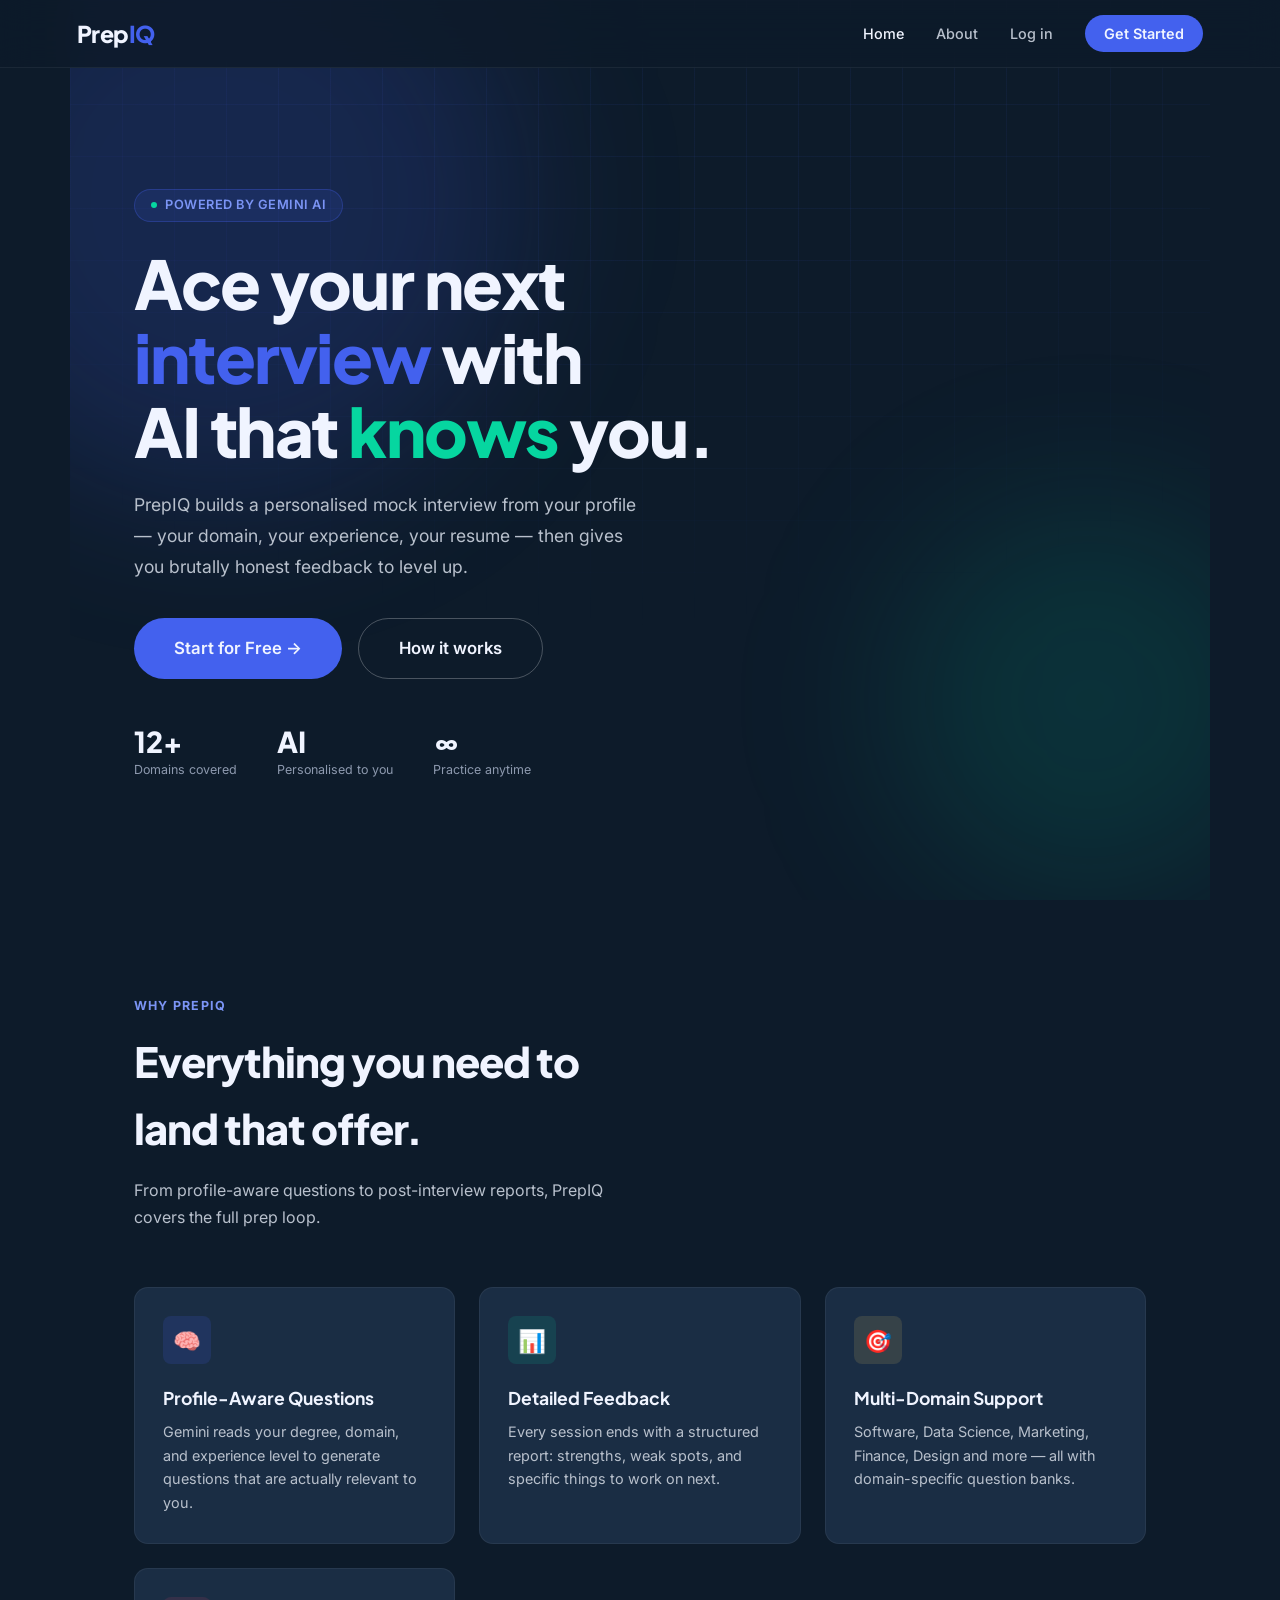
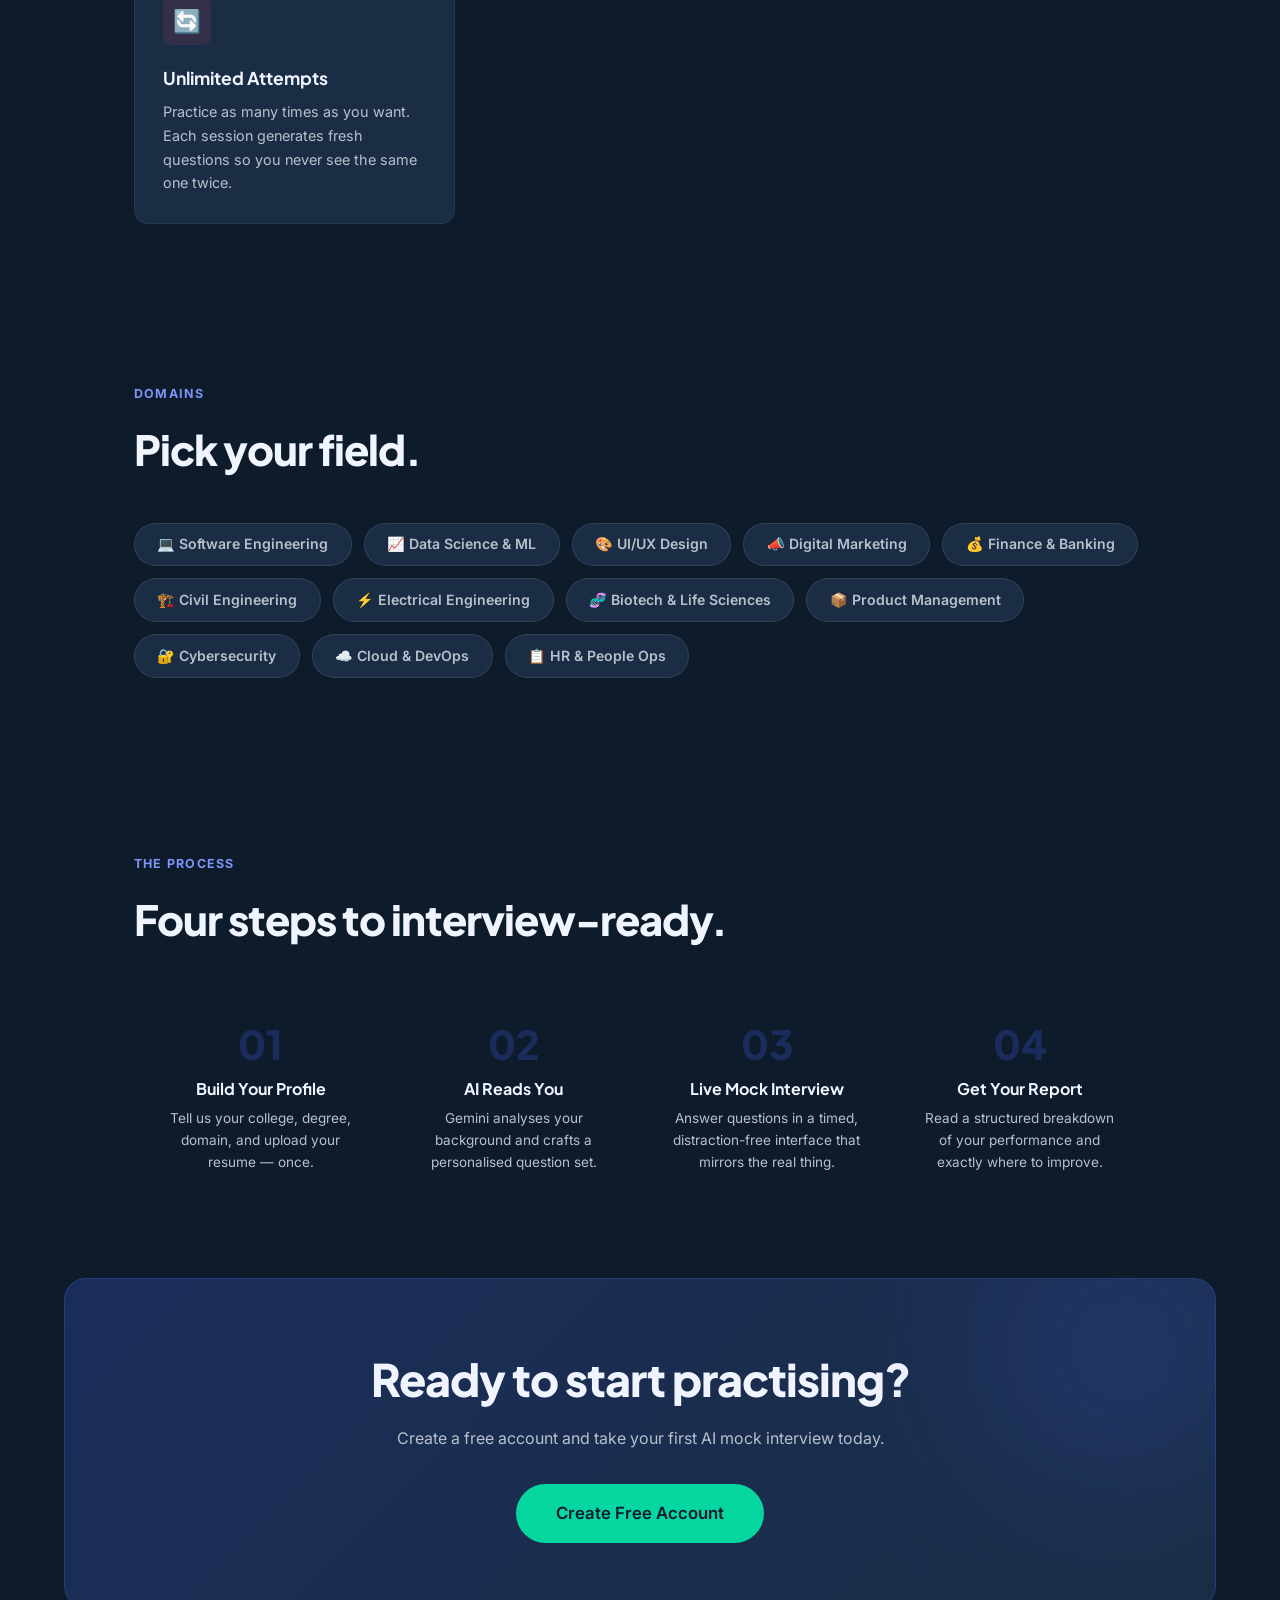
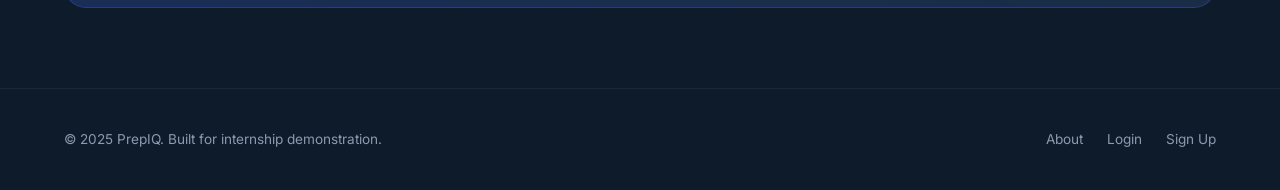
<file: prepiq/prepiq/frontend/pages/index.html>
<!DOCTYPE html>
<html lang="en">
<head>
  <meta charset="UTF-8" />
  <meta name="viewport" content="width=device-width, initial-scale=1.0" />
  <title>PrepIQ — AI-Powered Interview Training</title>
  <link rel="stylesheet" href="../css/style.css" />
  <style>
    /* ── HERO ─────────────────────────────────────────── */
    .hero {
      position: relative;
      min-height: 100vh;
      display: flex;
      align-items: center;
      overflow: hidden;
    }
    .orb-1 { width: 600px; height: 600px; top: -100px; left: -150px; }
    .orb-2 { width: 400px; height: 400px; bottom: 0; right: -80px; }

    .hero-content {
      position: relative; z-index: 1;
      max-width: 680px;
    }
    .hero-eyebrow {
      display: inline-flex; align-items: center; gap: .5rem;
      background: rgba(67,97,238,0.12);
      border: 1px solid rgba(67,97,238,0.3);
      border-radius: 50px; padding: .35rem 1rem;
      font-size: .8rem; font-weight: 600; color: var(--indigo-light);
      letter-spacing: .04em; text-transform: uppercase;
      margin-bottom: 1.5rem;
    }
    .hero-eyebrow .dot {
      width: 6px; height: 6px; border-radius: 50%;
      background: var(--mint); animation: pulse 2s infinite;
    }
    @keyframes pulse { 0%,100%{opacity:1} 50%{opacity:.4} }

    .hero h1 {
      font-family: var(--font-display);
      font-size: clamp(2.6rem, 6vw, 4.2rem);
      font-weight: 800;
      line-height: 1.1;
      letter-spacing: -1.5px;
      margin-bottom: 1.4rem;
    }
    .hero h1 .accent { color: var(--indigo); }
    .hero h1 .accent-mint { color: var(--mint); }

    .hero-sub {
      font-size: 1.1rem; color: var(--slate2); max-width: 520px;
      line-height: 1.75; margin-bottom: 2.2rem;
    }
    .hero-actions { display: flex; gap: 1rem; flex-wrap: wrap; margin-bottom: 3rem; }

    .hero-stats {
      display: flex; gap: 2.5rem; flex-wrap: wrap;
    }
    .stat-item { display: flex; flex-direction: column; }
    .stat-num {
      font-family: var(--font-display);
      font-size: 1.8rem; font-weight: 800; color: var(--white);
      line-height: 1;
    }
    .stat-label { font-size: .78rem; color: var(--slate); margin-top: .25rem; }

    /* ── FEATURES ──────────────────────────────────────── */
    .features { padding: 6rem 0; }
    .section-label {
      font-size: .78rem; font-weight: 700; letter-spacing: .1em;
      text-transform: uppercase; color: var(--indigo-light);
      margin-bottom: .75rem;
    }
    .section-title {
      font-family: var(--font-display);
      font-size: clamp(1.8rem, 4vw, 2.6rem);
      font-weight: 800; letter-spacing: -1px;
      margin-bottom: 1rem;
    }
    .section-sub { color: var(--slate2); max-width: 480px; font-size: 1rem; line-height: 1.7; }

    .features-grid {
      display: grid;
      grid-template-columns: repeat(auto-fit, minmax(260px, 1fr));
      gap: 1.5rem; margin-top: 3.5rem;
    }
    .feature-card {
      background: var(--card);
      border: 1px solid rgba(255,255,255,0.06);
      border-radius: var(--radius);
      padding: 1.75rem;
      transition: border-color .2s, transform .2s;
    }
    .feature-card:hover { border-color: rgba(67,97,238,0.4); transform: translateY(-4px); }
    .feature-icon {
      width: 48px; height: 48px; border-radius: var(--radius-sm);
      display: flex; align-items: center; justify-content: center;
      font-size: 1.4rem; margin-bottom: 1.2rem;
    }
    .icon-indigo { background: rgba(67,97,238,0.15); }
    .icon-mint   { background: rgba(6,214,160,0.12); }
    .icon-warn   { background: rgba(255,209,102,0.12); }
    .icon-pink   { background: rgba(239,71,111,0.12); }

    .feature-card h3 {
      font-family: var(--font-display);
      font-size: 1.1rem; font-weight: 700; margin-bottom: .5rem;
    }
    .feature-card p { font-size: .9rem; color: var(--slate2); line-height: 1.65; }

    /* ── DOMAINS ───────────────────────────────────────── */
    .domains { padding: 4rem 0 6rem; }
    .domain-pills {
      display: flex; flex-wrap: wrap; gap: .75rem; margin-top: 2.5rem;
    }
    .domain-pill {
      padding: .6rem 1.4rem;
      border-radius: 50px;
      font-size: .88rem; font-weight: 600;
      border: 1.5px solid rgba(255,255,255,0.1);
      color: var(--slate2);
      background: var(--card);
      transition: all .2s; cursor: default;
    }
    .domain-pill:hover { border-color: var(--indigo); color: var(--white); }

    /* ── HOW IT WORKS ──────────────────────────────────── */
    .how { padding: 5rem 0; }
    .steps {
      display: grid; grid-template-columns: repeat(auto-fit, minmax(220px, 1fr));
      gap: 0; margin-top: 3rem; position: relative;
    }
    .step { padding: 1.5rem; text-align: center; }
    .step-num {
      font-family: var(--font-display);
      font-size: 2.5rem; font-weight: 800;
      color: rgba(67,97,238,0.25); line-height: 1; margin-bottom: .75rem;
    }
    .step h4 {
      font-family: var(--font-display);
      font-size: 1rem; font-weight: 700; margin-bottom: .4rem;
    }
    .step p { font-size: .85rem; color: var(--slate2); line-height: 1.6; }

    /* ── CTA BANNER ────────────────────────────────────── */
    .cta-banner {
      margin: 0 5vw 5rem;
      background: linear-gradient(135deg, #1a2d5a 0%, #1a2d44 100%);
      border: 1px solid rgba(67,97,238,0.3);
      border-radius: var(--radius-lg);
      padding: 4rem 5%;
      text-align: center;
      position: relative; overflow: hidden;
    }
    .cta-banner h2 {
      font-family: var(--font-display);
      font-size: clamp(1.8rem,4vw,2.8rem); font-weight: 800;
      letter-spacing: -1px; margin-bottom: .75rem;
    }
    .cta-banner p { color: var(--slate2); margin-bottom: 2rem; }

    /* ── FOOTER ────────────────────────────────────────── */
    footer {
      border-top: 1px solid rgba(255,255,255,0.06);
      padding: 2.5rem 5vw;
      display: flex; align-items: center; justify-content: space-between;
      flex-wrap: wrap; gap: 1rem;
    }
    footer p { color: var(--slate); font-size: .85rem; }
    .footer-links { display: flex; gap: 1.5rem; }
    .footer-links a { color: var(--slate); font-size: .85rem; transition: color .2s; }
    .footer-links a:hover { color: var(--white); }
  </style>
</head>
<body>

<!-- NAV -->
<nav class="nav">
  <a href="index.html" class="nav-logo">Prep<span>IQ</span></a>
  <div class="nav-links">
    <a href="index.html" class="active hide-mobile">Home</a>
    <a href="about.html" class="hide-mobile">About</a>
    <a href="login.html">Log in</a>
    <a href="signup.html" class="nav-cta">Get Started</a>
  </div>
</nav>

<!-- HERO -->
<section class="hero pt-nav container">
  <div class="hero-grid"></div>
  <div class="orb orb-indigo orb-1"></div>
  <div class="orb orb-mint orb-2"></div>

  <div class="hero-content">
    <div class="hero-eyebrow">
      <span class="dot"></span> Powered by Gemini AI
    </div>
    <h1>
      Ace your next<br>
      <span class="accent">interview</span> with<br>
      AI that <span class="accent-mint">knows</span> you.
    </h1>
    <p class="hero-sub">
      PrepIQ builds a personalised mock interview from your profile — your domain,
      your experience, your resume — then gives you brutally honest feedback to level up.
    </p>
    <div class="hero-actions">
      <a href="signup.html" class="btn btn-primary btn-lg">Start for Free →</a>
      <a href="about.html" class="btn btn-outline btn-lg">How it works</a>
    </div>
    <div class="hero-stats">
      <div class="stat-item">
        <span class="stat-num">12+</span>
        <span class="stat-label">Domains covered</span>
      </div>
      <div class="stat-item">
        <span class="stat-num">AI</span>
        <span class="stat-label">Personalised to you</span>
      </div>
      <div class="stat-item">
        <span class="stat-num">∞</span>
        <span class="stat-label">Practice anytime</span>
      </div>
    </div>
  </div>
</section>

<!-- FEATURES -->
<section class="features">
  <div class="container">
    <p class="section-label">Why PrepIQ</p>
    <h2 class="section-title">Everything you need to<br>land that offer.</h2>
    <p class="section-sub">From profile-aware questions to post-interview reports, PrepIQ covers the full prep loop.</p>

    <div class="features-grid">
      <div class="feature-card">
        <div class="feature-icon icon-indigo">🧠</div>
        <h3>Profile-Aware Questions</h3>
        <p>Gemini reads your degree, domain, and experience level to generate questions that are actually relevant to you.</p>
      </div>
      <div class="feature-card">
        <div class="feature-icon icon-mint">📊</div>
        <h3>Detailed Feedback</h3>
        <p>Every session ends with a structured report: strengths, weak spots, and specific things to work on next.</p>
      </div>
      <div class="feature-card">
        <div class="feature-icon icon-warn">🎯</div>
        <h3>Multi-Domain Support</h3>
        <p>Software, Data Science, Marketing, Finance, Design and more — all with domain-specific question banks.</p>
      </div>
      <div class="feature-card">
        <div class="feature-icon icon-pink">🔄</div>
        <h3>Unlimited Attempts</h3>
        <p>Practice as many times as you want. Each session generates fresh questions so you never see the same one twice.</p>
      </div>
    </div>
  </div>
</section>

<!-- DOMAINS -->
<section class="domains">
  <div class="container">
    <p class="section-label">Domains</p>
    <h2 class="section-title">Pick your field.</h2>
    <div class="domain-pills">
      <span class="domain-pill">💻 Software Engineering</span>
      <span class="domain-pill">📈 Data Science & ML</span>
      <span class="domain-pill">🎨 UI/UX Design</span>
      <span class="domain-pill">📣 Digital Marketing</span>
      <span class="domain-pill">💰 Finance & Banking</span>
      <span class="domain-pill">🏗️ Civil Engineering</span>
      <span class="domain-pill">⚡ Electrical Engineering</span>
      <span class="domain-pill">🧬 Biotech & Life Sciences</span>
      <span class="domain-pill">📦 Product Management</span>
      <span class="domain-pill">🔐 Cybersecurity</span>
      <span class="domain-pill">☁️ Cloud & DevOps</span>
      <span class="domain-pill">📋 HR & People Ops</span>
    </div>
  </div>
</section>

<!-- HOW IT WORKS -->
<section class="how">
  <div class="container">
    <p class="section-label">The process</p>
    <h2 class="section-title">Four steps to interview-ready.</h2>
    <div class="steps">
      <div class="step">
        <div class="step-num">01</div>
        <h4>Build Your Profile</h4>
        <p>Tell us your college, degree, domain, and upload your resume — once.</p>
      </div>
      <div class="step">
        <div class="step-num">02</div>
        <h4>AI Reads You</h4>
        <p>Gemini analyses your background and crafts a personalised question set.</p>
      </div>
      <div class="step">
        <div class="step-num">03</div>
        <h4>Live Mock Interview</h4>
        <p>Answer questions in a timed, distraction-free interface that mirrors the real thing.</p>
      </div>
      <div class="step">
        <div class="step-num">04</div>
        <h4>Get Your Report</h4>
        <p>Read a structured breakdown of your performance and exactly where to improve.</p>
      </div>
    </div>
  </div>
</section>

<!-- CTA -->
<div class="cta-banner">
  <div class="orb orb-indigo" style="width:300px;height:300px;top:-80px;right:-60px;"></div>
  <h2>Ready to start practising?</h2>
  <p>Create a free account and take your first AI mock interview today.</p>
  <a href="signup.html" class="btn btn-mint btn-lg">Create Free Account</a>
</div>

<!-- FOOTER -->
<footer>
  <p>© 2025 PrepIQ. Built for internship demonstration.</p>
  <div class="footer-links">
    <a href="about.html">About</a>
    <a href="login.html">Login</a>
    <a href="signup.html">Sign Up</a>
  </div>
</footer>

</body>
</html>
</file>
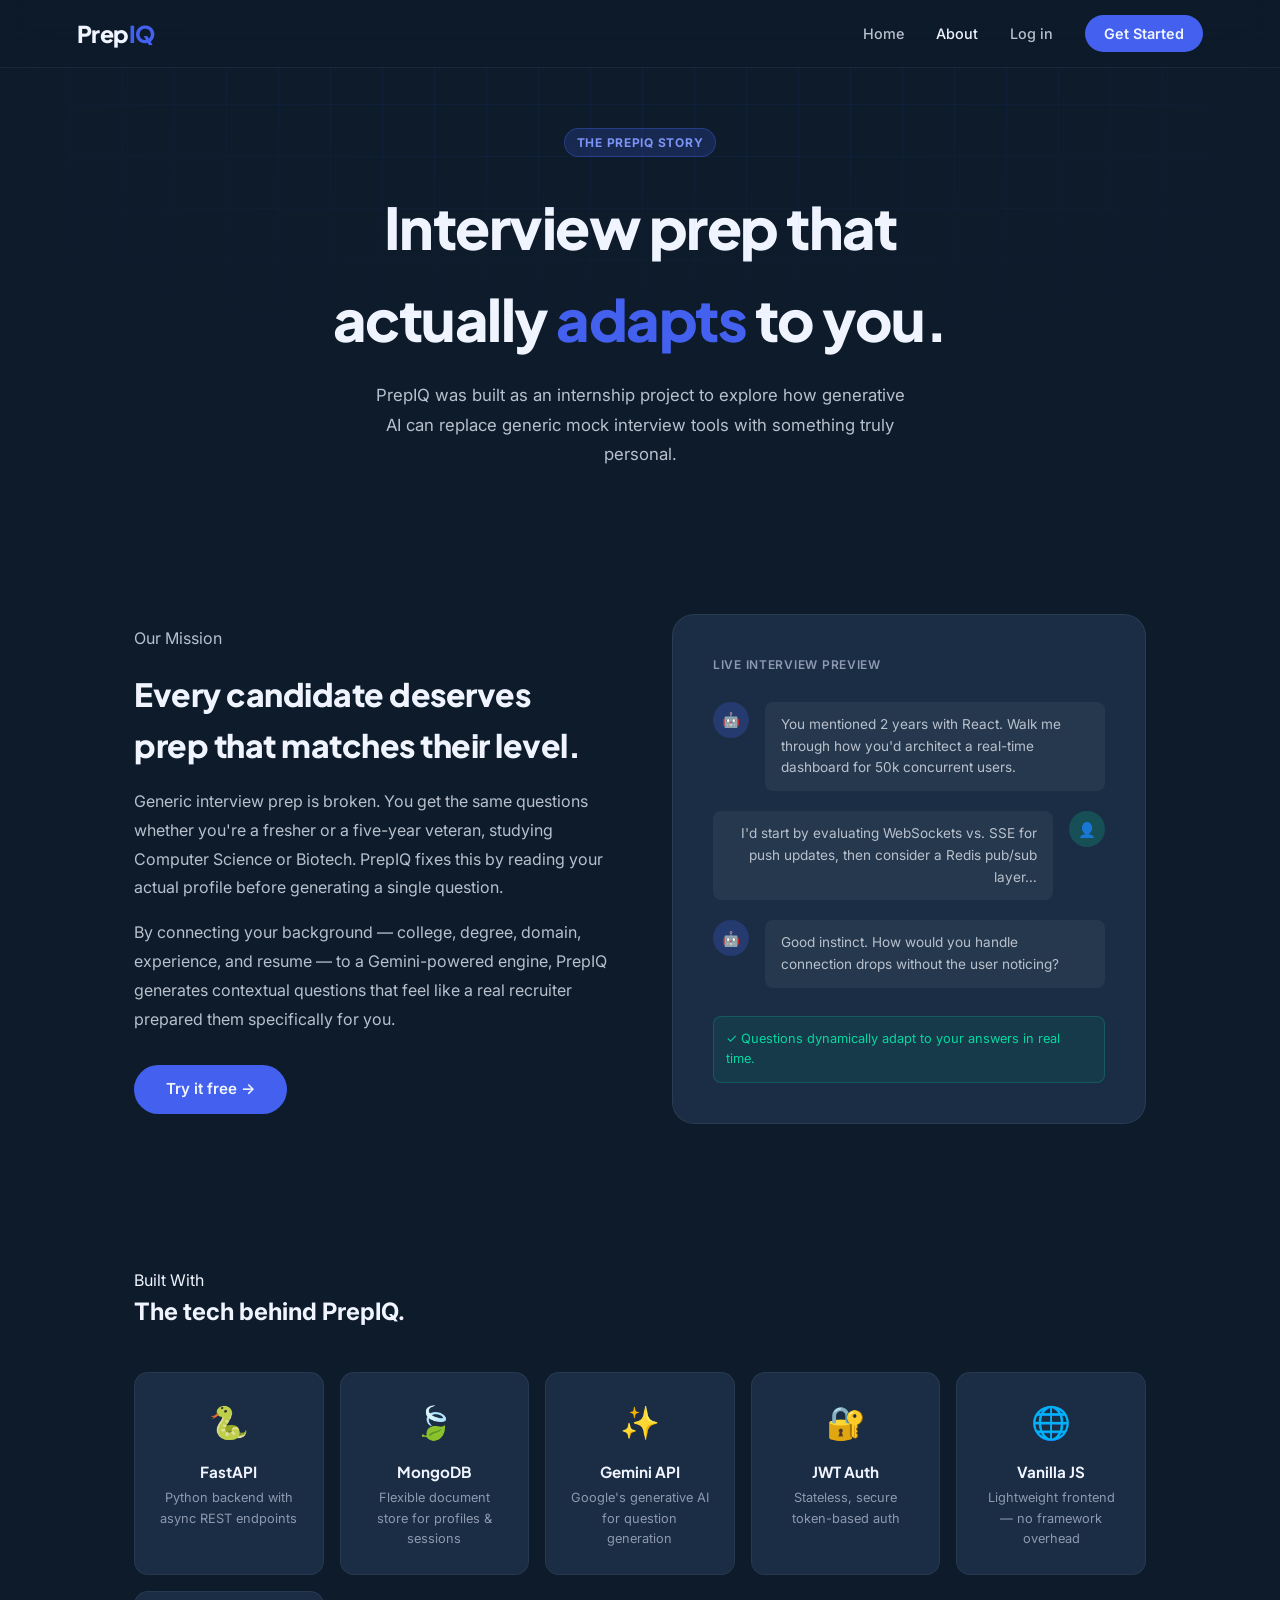
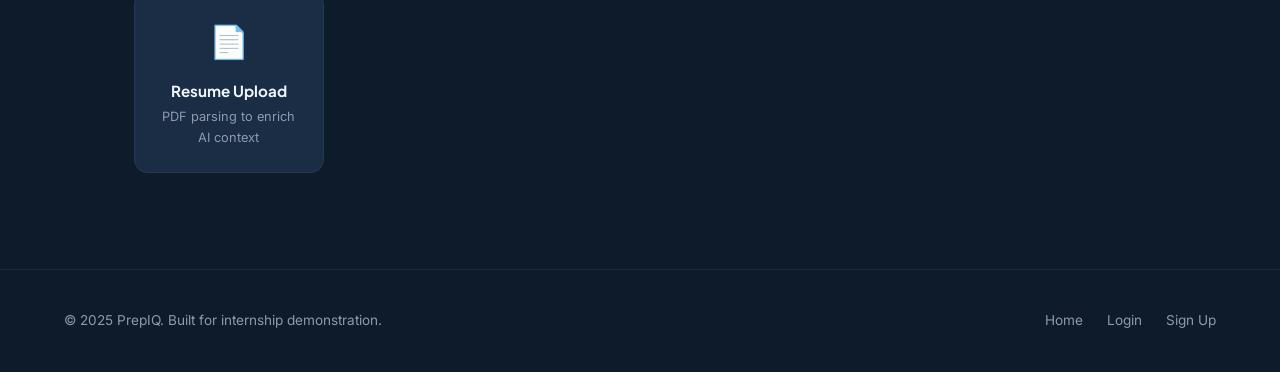
<file: prepiq/prepiq/frontend/pages/about.html>
<!DOCTYPE html>
<html lang="en">
<head>
  <meta charset="UTF-8" />
  <meta name="viewport" content="width=device-width, initial-scale=1.0" />
  <title>About — PrepIQ</title>
  <link rel="stylesheet" href="../css/style.css" />
  <style>
    .about-hero {
      padding: 8rem 0 4rem;
      text-align: center;
      position: relative; overflow: hidden;
    }
    .about-hero h1 {
      font-family: var(--font-display);
      font-size: clamp(2.2rem,5vw,3.6rem); font-weight: 800;
      letter-spacing: -1.5px; margin-bottom: 1rem;
    }
    .about-hero p { color: var(--slate2); max-width: 540px; margin: 0 auto; font-size: 1.05rem; line-height: 1.75; }

    .mission { padding: 5rem 0; }
    .mission-grid { display: grid; grid-template-columns: 1fr 1fr; gap: 4rem; align-items: center; }
    .mission-text h2 {
      font-family: var(--font-display); font-size: 2rem; font-weight: 800;
      letter-spacing: -0.5px; margin-bottom: 1rem;
    }
    .mission-text p { color: var(--slate2); line-height: 1.8; margin-bottom: 1rem; }

    .mission-visual {
      background: var(--card); border-radius: var(--radius-lg);
      border: 1px solid rgba(255,255,255,0.07);
      padding: 2.5rem; display: flex; flex-direction: column; gap: 1.25rem;
    }
    .mock-line {
      display: flex; align-items: flex-start; gap: 1rem;
    }
    .mock-avatar {
      width: 36px; height: 36px; border-radius: 50%; flex-shrink: 0;
      display: flex; align-items: center; justify-content: center; font-size: .9rem;
    }
    .av-ai  { background: rgba(67,97,238,0.25); }
    .av-usr { background: rgba(6,214,160,0.2); }
    .mock-bubble {
      background: rgba(255,255,255,0.05); border-radius: var(--radius-sm);
      padding: .75rem 1rem; font-size: .85rem; color: var(--slate2); flex: 1;
    }

    .tech-stack { padding: 4rem 0 6rem; }
    .tech-grid { display: grid; grid-template-columns: repeat(auto-fit, minmax(180px,1fr)); gap: 1rem; margin-top: 2.5rem; }
    .tech-card {
      background: var(--card); border: 1px solid rgba(255,255,255,0.06);
      border-radius: var(--radius); padding: 1.5rem; text-align: center;
    }
    .tech-icon { font-size: 2rem; margin-bottom: .75rem; }
    .tech-card h4 { font-family: var(--font-display); font-size: .95rem; font-weight: 700; margin-bottom: .25rem; }
    .tech-card p { font-size: .8rem; color: var(--slate); }

    @media(max-width:768px) { .mission-grid { grid-template-columns: 1fr; } }
  </style>
</head>
<body>

<nav class="nav">
  <a href="index.html" class="nav-logo">Prep<span>IQ</span></a>
  <div class="nav-links">
    <a href="index.html" class="hide-mobile">Home</a>
    <a href="about.html" class="active hide-mobile">About</a>
    <a href="login.html">Log in</a>
    <a href="signup.html" class="nav-cta">Get Started</a>
  </div>
</nav>

<section class="about-hero container">
  <div class="hero-grid"></div>
  <div class="badge badge-indigo" style="margin-bottom:1.5rem;">The PrepIQ Story</div>
  <h1>Interview prep that<br>actually <span style="color:var(--indigo);">adapts</span> to you.</h1>
  <p>PrepIQ was built as an internship project to explore how generative AI can replace generic mock interview tools with something truly personal.</p>
</section>

<section class="mission">
  <div class="container">
    <div class="mission-grid">
      <div class="mission-text">
        <p class="section-label">Our Mission</p>
        <h2>Every candidate deserves prep that matches their level.</h2>
        <p>Generic interview prep is broken. You get the same questions whether you're a fresher or a five-year veteran, studying Computer Science or Biotech. PrepIQ fixes this by reading your actual profile before generating a single question.</p>
        <p>By connecting your background — college, degree, domain, experience, and resume — to a Gemini-powered engine, PrepIQ generates contextual questions that feel like a real recruiter prepared them specifically for you.</p>
        <a href="signup.html" class="btn btn-primary" style="margin-top:1rem;">Try it free →</a>
      </div>
      <div class="mission-visual">
        <p style="font-size:.75rem;font-weight:600;color:var(--slate);letter-spacing:.06em;text-transform:uppercase;margin-bottom:.5rem;">Live interview preview</p>
        <div class="mock-line">
          <div class="mock-avatar av-ai">🤖</div>
          <div class="mock-bubble">You mentioned 2 years with React. Walk me through how you'd architect a real-time dashboard for 50k concurrent users.</div>
        </div>
        <div class="mock-line" style="flex-direction:row-reverse;">
          <div class="mock-avatar av-usr">👤</div>
          <div class="mock-bubble" style="text-align:right;">I'd start by evaluating WebSockets vs. SSE for push updates, then consider a Redis pub/sub layer…</div>
        </div>
        <div class="mock-line">
          <div class="mock-avatar av-ai">🤖</div>
          <div class="mock-bubble">Good instinct. How would you handle connection drops without the user noticing?</div>
        </div>
        <div style="margin-top:.5rem; padding:.75rem; background:rgba(6,214,160,0.08); border-radius:var(--radius-sm); border:1px solid rgba(6,214,160,0.2);">
          <p style="font-size:.8rem;color:var(--mint);">✓ Questions dynamically adapt to your answers in real time.</p>
        </div>
      </div>
    </div>
  </div>
</section>

<section class="tech-stack">
  <div class="container">
    <p class="section-label">Built With</p>
    <h2 class="section-title">The tech behind PrepIQ.</h2>
    <div class="tech-grid">
      <div class="tech-card">
        <div class="tech-icon">🐍</div>
        <h4>FastAPI</h4>
        <p>Python backend with async REST endpoints</p>
      </div>
      <div class="tech-card">
        <div class="tech-icon">🍃</div>
        <h4>MongoDB</h4>
        <p>Flexible document store for profiles & sessions</p>
      </div>
      <div class="tech-card">
        <div class="tech-icon">✨</div>
        <h4>Gemini API</h4>
        <p>Google's generative AI for question generation</p>
      </div>
      <div class="tech-card">
        <div class="tech-icon">🔐</div>
        <h4>JWT Auth</h4>
        <p>Stateless, secure token-based auth</p>
      </div>
      <div class="tech-card">
        <div class="tech-icon">🌐</div>
        <h4>Vanilla JS</h4>
        <p>Lightweight frontend — no framework overhead</p>
      </div>
      <div class="tech-card">
        <div class="tech-icon">📄</div>
        <h4>Resume Upload</h4>
        <p>PDF parsing to enrich AI context</p>
      </div>
    </div>
  </div>
</section>

<footer style="border-top:1px solid rgba(255,255,255,0.06);padding:2.5rem 5vw;display:flex;align-items:center;justify-content:space-between;flex-wrap:wrap;gap:1rem;">
  <p style="color:var(--slate);font-size:.85rem;">© 2025 PrepIQ. Built for internship demonstration.</p>
  <div style="display:flex;gap:1.5rem;">
    <a href="index.html" style="color:var(--slate);font-size:.85rem;">Home</a>
    <a href="login.html" style="color:var(--slate);font-size:.85rem;">Login</a>
    <a href="signup.html" style="color:var(--slate);font-size:.85rem;">Sign Up</a>
  </div>
</footer>

</body>
</html>
</file>
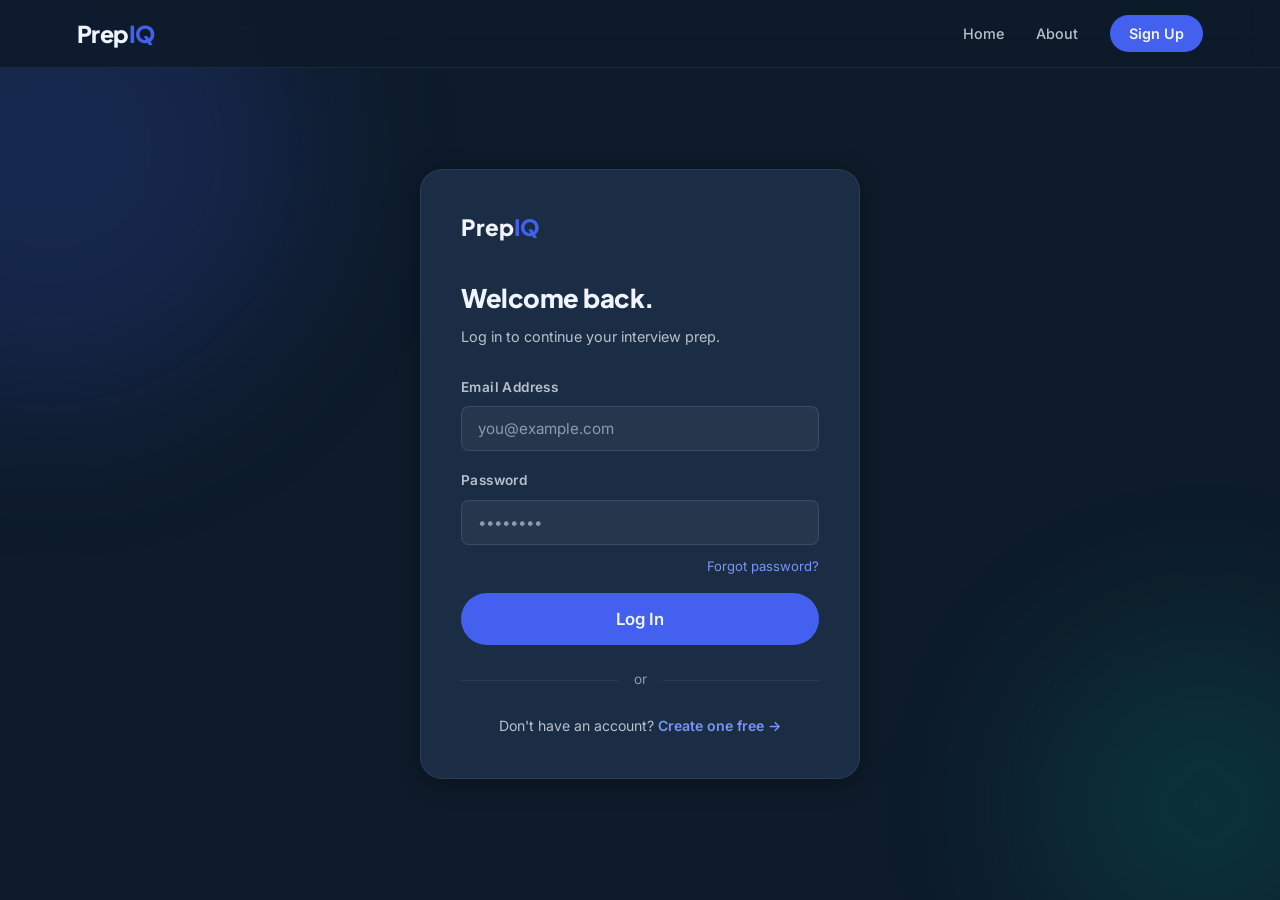
<file: prepiq/prepiq/frontend/pages/dashboard.html>
<!DOCTYPE html>
<html lang="en">
<head>
  <meta charset="UTF-8" />
  <meta name="viewport" content="width=device-width, initial-scale=1.0" />
  <title>Dashboard — PrepIQ</title>
  <link rel="stylesheet" href="../css/style.css" />
  <style>
    .dash-wrap { padding: 90px 5vw 4rem; max-width: 1100px; margin: 0 auto; }

    /* Greeting */
    .greeting { margin-bottom: 2.5rem; }
    .greeting h1 {
      font-family: var(--font-display); font-size: clamp(1.8rem,4vw,2.6rem);
      font-weight: 800; letter-spacing: -.5px; margin-bottom: .3rem;
    }
    .greeting p { color: var(--slate2); }

    /* Ready card — the hero element */
    .ready-card {
      background: linear-gradient(135deg, #1a2d5a 0%, #162236 60%, #0D1B2A 100%);
      border: 1px solid rgba(67,97,238,0.35);
      border-radius: var(--radius-lg);
      padding: 3rem;
      position: relative; overflow: hidden;
      margin-bottom: 2rem;
    }
    .ready-card .orb {
      width: 320px; height: 320px;
      top: -80px; right: -60px;
    }
    .ready-badge { margin-bottom: 1rem; }
    .ready-card h2 {
      font-family: var(--font-display); font-size: clamp(1.6rem,3.5vw,2.2rem);
      font-weight: 800; letter-spacing: -.5px; margin-bottom: .6rem;
    }
    .ready-card p { color: var(--slate2); max-width: 500px; margin-bottom: 1.75rem; line-height:1.7; }
    .ready-meta {
      display: flex; gap: 1.5rem; flex-wrap: wrap; margin-bottom: 2rem;
    }
    .meta-item {
      display: flex; align-items: center; gap: .5rem;
      font-size: .85rem; color: var(--slate2);
    }
    .meta-item .meta-icon { font-size: 1rem; }
    .meta-item strong { color: var(--white); }

    /* Stats row */
    .stats-row {
      display: grid; grid-template-columns: repeat(auto-fit, minmax(180px,1fr));
      gap: 1rem; margin-bottom: 2rem;
    }
    .stat-card {
      background: var(--card); border: 1px solid rgba(255,255,255,0.07);
      border-radius: var(--radius); padding: 1.4rem;
    }
    .stat-card .stat-icon { font-size: 1.4rem; margin-bottom: .6rem; }
    .stat-card .stat-val {
      font-family: var(--font-display); font-size: 1.8rem; font-weight: 800; line-height:1;
    }
    .stat-card .stat-lbl { font-size: .8rem; color: var(--slate); margin-top: .25rem; }

    /* Past sessions */
    .section-head {
      display: flex; align-items: center; justify-content: space-between;
      margin-bottom: 1.25rem;
    }
    .section-head h3 { font-family:var(--font-display); font-size:1.1rem; font-weight:700; }

    .sessions-list { display: flex; flex-direction: column; gap: .75rem; }
    .session-item {
      background: var(--card); border: 1px solid rgba(255,255,255,0.06);
      border-radius: var(--radius); padding: 1.25rem 1.5rem;
      display: flex; align-items: center; gap: 1.25rem;
    }
    .session-score {
      font-family: var(--font-display); font-size: 1.5rem; font-weight: 800;
      width: 56px; text-align: center; flex-shrink: 0;
    }
    .session-info { flex: 1; }
    .session-info h4 { font-size: .95rem; font-weight: 600; margin-bottom: .2rem; }
    .session-info p  { font-size: .8rem; color: var(--slate); }
    .session-actions { display: flex; gap: .5rem; }

    .empty-state {
      text-align: center; padding: 3rem;
      background: var(--card); border: 1px dashed rgba(255,255,255,0.1);
      border-radius: var(--radius);
    }
    .empty-state .es-icon { font-size: 2.5rem; margin-bottom: .75rem; }
    .empty-state h4 { font-family: var(--font-display); font-weight:700; margin-bottom:.4rem; }
    .empty-state p { color: var(--slate2); font-size:.9rem; }

    /* Profile sidebar */
    .dash-grid { display: grid; grid-template-columns: 1fr 300px; gap: 1.5rem; }
    .profile-card { background:var(--card);border:1px solid rgba(255,255,255,0.07);border-radius:var(--radius);padding:1.5rem; }
    .profile-avatar {
      width:56px;height:56px;border-radius:50%;
      background: linear-gradient(135deg, var(--indigo), var(--mint));
      display:flex;align-items:center;justify-content:center;
      font-size:1.4rem;font-weight:800;font-family:var(--font-display);
      margin-bottom:1rem;
    }
    .profile-card h3 { font-family:var(--font-display);font-size:1rem;font-weight:700;margin-bottom:.15rem; }
    .profile-card .email { font-size:.82rem;color:var(--slate);margin-bottom:1rem; }
    .profile-detail { display:flex;flex-direction:column;gap:.6rem;margin-top:1rem; }
    .pd-row { display:flex;align-items:flex-start;gap:.6rem;font-size:.82rem; }
    .pd-row .pd-icon { font-size:.9rem;flex-shrink:0;padding-top:.05rem; }
    .pd-row .pd-val { color:var(--slate2); }
    .pd-row .pd-val strong { color:var(--white); display:block; }

    @media(max-width:900px) { .dash-grid { grid-template-columns: 1fr; } }
  </style>
</head>
<body>

<nav class="nav">
  <a href="index.html" class="nav-logo">Prep<span>IQ</span></a>
  <div class="nav-links">
    <span id="navName" style="color:var(--slate2);font-size:.9rem;"></span>
    <button onclick="logout()" class="btn btn-outline btn-sm">Log out</button>
  </div>
</nav>

<div class="dash-wrap">

  <!-- GREETING -->
  <div class="greeting">
    <h1>Hey, <span id="greetName">there</span> 👋</h1>
    <p id="greetSub">Ready to sharpen your interview skills today?</p>
  </div>

  <div class="dash-grid">
    <div>

      <!-- READY CARD -->
      <div class="ready-card">
        <div class="orb orb-indigo"></div>
        <div class="ready-badge">
          <span class="badge badge-mint">✨ AI Mock Interview</span>
        </div>
        <h2>Ready to take your interview?</h2>
        <p>Your Gemini-powered interviewer is all set with questions tailored to your profile, domain, and experience level. Each session is unique.</p>
        <div class="ready-meta" id="profileMeta">
          <div class="meta-item"><span class="meta-icon">🎯</span><span>Loading profile…</span></div>
        </div>
        <a href="interview.html" class="btn btn-mint btn-lg">
          🎙️ &nbsp;Click here to start interview
        </a>
      </div>

      <!-- STATS -->
      <div class="stats-row">
        <div class="stat-card">
          <div class="stat-icon">🗂️</div>
          <div class="stat-val" id="totalSessions">—</div>
          <div class="stat-lbl">Total Interviews</div>
        </div>
        <div class="stat-card">
          <div class="stat-icon">⭐</div>
          <div class="stat-val" id="avgScore">—</div>
          <div class="stat-lbl">Avg. Score</div>
        </div>
        <div class="stat-card">
          <div class="stat-icon">🏆</div>
          <div class="stat-val" id="bestScore">—</div>
          <div class="stat-lbl">Best Score</div>
        </div>
        <div class="stat-card">
          <div class="stat-icon">📅</div>
          <div class="stat-val" id="lastSession">—</div>
          <div class="stat-lbl">Days Since Last</div>
        </div>
      </div>

      <!-- PAST SESSIONS -->
      <div class="section-head">
        <h3>Past Interview Sessions</h3>
        <span class="badge badge-indigo" id="sessionCount">0 sessions</span>
      </div>
      <div class="sessions-list" id="sessionsList">
        <div class="empty-state">
          <div class="es-icon">🎙️</div>
          <h4>No interviews yet</h4>
          <p>Click "Start interview" above to take your first AI mock interview.</p>
        </div>
      </div>

    </div>

    <!-- PROFILE SIDEBAR -->
    <div>
      <div class="profile-card">
        <div class="profile-avatar" id="profileAvatar">?</div>
        <h3 id="profileName">Loading…</h3>
        <p class="email" id="profileEmail">—</p>
        <div class="divider"></div>
        <div class="profile-detail" id="profileDetail">
          <div class="pd-row"><span class="pd-icon">⏳</span><span class="pd-val">Loading profile…</span></div>
        </div>
        <div style="margin-top:1.25rem;">
          <a href="profile-setup.html" class="btn btn-outline btn-sm btn-full">Edit Profile</a>
        </div>
      </div>
    </div>
  </div>

</div>

<script>
  const API = 'http://localhost:8000';

  function logout() {
    localStorage.removeItem('prepiq_token');
    localStorage.removeItem('prepiq_user');
    window.location.href = 'login.html';
  }

  function scoreColor(s) {
    if (s >= 80) return 'var(--mint)';
    if (s >= 60) return 'var(--warn)';
    return 'var(--error)';
  }

  async function loadDashboard() {
    const token = localStorage.getItem('prepiq_token');
    if (!token) { window.location.href = 'login.html'; return; }

    // Local user for immediate display
    const localUser = JSON.parse(localStorage.getItem('prepiq_user') || '{}');
    const firstName = localUser.first_name || 'there';
    document.getElementById('greetName').textContent = firstName;
    document.getElementById('navName').textContent = firstName;
    document.getElementById('profileAvatar').textContent = firstName[0]?.toUpperCase() || '?';
    document.getElementById('profileName').textContent = `${localUser.first_name || ''} ${localUser.last_name || ''}`.trim() || '—';
    document.getElementById('profileEmail').textContent = localUser.email || '—';

    try {
      // Fetch full profile
      const profileRes = await fetch(`${API}/profile/me`, {
        headers: { 'Authorization': `Bearer ${token}` }
      });
      if (!profileRes.ok) { if (profileRes.status === 401) logout(); return; }
      const profile = await profileRes.json();

      // Meta row on ready card
      const domains = profile.domains?.join(', ') || '—';
      document.getElementById('profileMeta').innerHTML = `
        <div class="meta-item"><span class="meta-icon">🎯</span><span><strong>${domains}</strong></span></div>
        <div class="meta-item"><span class="meta-icon">💼</span><span><strong>${profile.current_status || '—'}</strong></span></div>
        <div class="meta-item"><span class="meta-icon">📆</span><span><strong>${profile.experience_years ?? 0} yrs exp</strong></span></div>
      `;

      // Profile detail sidebar
      document.getElementById('profileDetail').innerHTML = `
        <div class="pd-row"><span class="pd-icon">🏫</span><span class="pd-val"><strong>${profile.college || '—'}</strong> ${profile.college_city || ''}</span></div>
        <div class="pd-row"><span class="pd-icon">🎓</span><span class="pd-val"><strong>${profile.degree_level || '—'}</strong> — ${profile.field_of_study || '—'}</span></div>
        <div class="pd-row"><span class="pd-icon">📅</span><span class="pd-val"><strong>Class of ${profile.grad_year || '—'}</strong></span></div>
        <div class="pd-row"><span class="pd-icon">💼</span><span class="pd-val"><strong>${profile.current_status || '—'}</strong></span></div>
        <div class="pd-row"><span class="pd-icon">🎯</span><span class="pd-val">${(profile.domains || []).map(d=>`<span class="badge badge-indigo" style="margin:.15rem .15rem 0 0;">${d}</span>`).join('')}</span></div>
        <div class="pd-row"><span class="pd-icon">📄</span><span class="pd-val">${profile.resume_filename ? `<strong>✓ ${profile.resume_filename}</strong>` : '<span style="color:var(--warn)">No resume uploaded</span>'}</span></div>
      `;

      // Sessions
      const sessRes = await fetch(`${API}/interview/sessions`, {
        headers: { 'Authorization': `Bearer ${token}` }
      });
      const sessions = sessRes.ok ? await sessRes.json() : [];

      document.getElementById('sessionCount').textContent = `${sessions.length} session${sessions.length !== 1 ? 's' : ''}`;
      document.getElementById('totalSessions').textContent = sessions.length;

      if (sessions.length > 0) {
        const scores = sessions.map(s => s.score ?? 0);
        const avg = Math.round(scores.reduce((a,b) => a+b, 0) / scores.length);
        const best = Math.max(...scores);
        document.getElementById('avgScore').textContent = avg + '%';
        document.getElementById('bestScore').textContent = best + '%';
        const last = new Date(sessions[0].completed_at);
        const diff = Math.floor((Date.now() - last) / 86400000);
        document.getElementById('lastSession').textContent = diff === 0 ? 'Today' : `${diff}d`;

        document.getElementById('sessionsList').innerHTML = sessions.slice(0, 6).map(s => {
          const date = new Date(s.completed_at).toLocaleDateString('en-IN', {day:'numeric',month:'short',year:'numeric'});
          return `
            <div class="session-item">
              <div class="session-score" style="color:${scoreColor(s.score ?? 0)}">${s.score ?? '—'}%</div>
              <div class="session-info">
                <h4>${s.domain || 'General'} Interview</h4>
                <p>${date} · ${s.question_count || '?'} questions · ${s.duration_minutes || '?'} min</p>
              </div>
              <div class="session-actions">
                <a href="feedback.html?session=${s._id}" class="btn btn-outline btn-sm">View Report</a>
              </div>
            </div>`;
        }).join('');
      } else {
        document.getElementById('avgScore').textContent  = '—';
        document.getElementById('bestScore').textContent = '—';
        document.getElementById('lastSession').textContent = '—';
      }

    } catch (e) {
      console.error('Dashboard error:', e);
    }
  }

  loadDashboard();
</script>
</body>
</html>
</file>
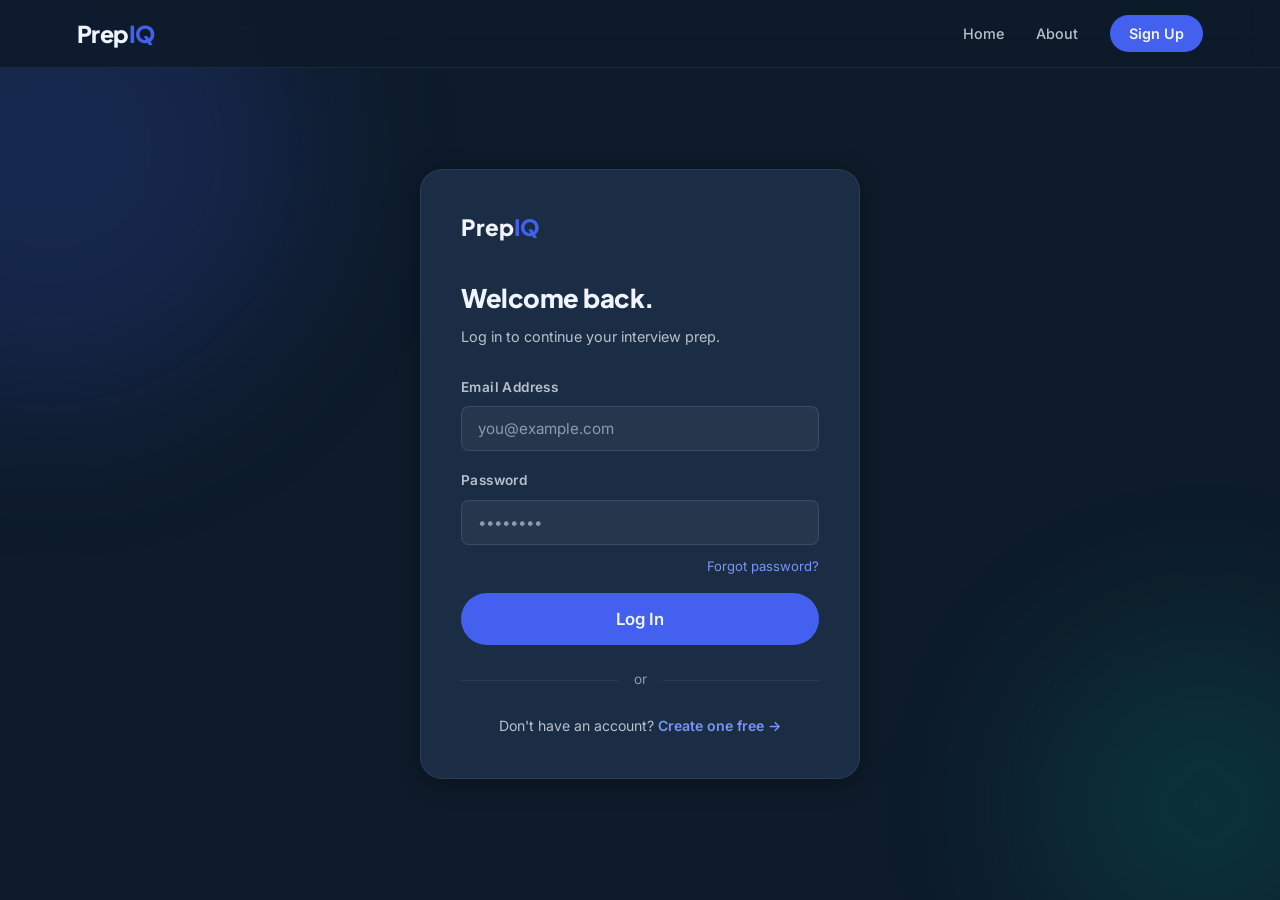
<file: prepiq/prepiq/frontend/pages/feedback.html>
<!DOCTYPE html>
<html lang="en">
<head>
  <meta charset="UTF-8" />
  <meta name="viewport" content="width=device-width, initial-scale=1.0" />
  <title>Interview Feedback — PrepIQ</title>
  <link rel="stylesheet" href="../css/style.css" />
  <style>
    .fb-wrap { padding:90px 5vw 4rem; max-width:900px; margin:0 auto; }

    /* Score hero */
    .score-hero {
      background: linear-gradient(135deg,#1a2d5a,#162236);
      border:1px solid rgba(67,97,238,0.3); border-radius:var(--radius-lg);
      padding:3rem; display:flex; align-items:center; gap:2.5rem;
      margin-bottom:2rem; position:relative; overflow:hidden;
    }
    .score-ring {
      flex-shrink:0; width:130px; height:130px; position:relative;
    }
    .score-ring svg { transform:rotate(-90deg); }
    .score-ring .score-num {
      position:absolute; inset:0;
      display:flex; align-items:center; justify-content:center;
      font-family:var(--font-display); font-size:2.2rem; font-weight:800;
    }
    .score-info h2 {
      font-family:var(--font-display); font-size:clamp(1.4rem,3vw,2rem);
      font-weight:800; letter-spacing:-.5px; margin-bottom:.4rem;
    }
    .score-info p { color:var(--slate2); font-size:.95rem; line-height:1.65; max-width:480px; }
    .score-meta { display:flex; gap:1rem; flex-wrap:wrap; margin-top:1rem; }
    .sm-chip {
      display:flex; align-items:center; gap:.4rem;
      font-size:.8rem; color:var(--slate2);
      background:rgba(255,255,255,0.05); border:1px solid rgba(255,255,255,0.1);
      border-radius:50px; padding:.3rem .8rem;
    }

    /* Category scores */
    .cat-grid {
      display:grid; grid-template-columns:repeat(auto-fit,minmax(200px,1fr));
      gap:1rem; margin-bottom:2rem;
    }
    .cat-card {
      background:var(--card); border:1px solid rgba(255,255,255,0.07);
      border-radius:var(--radius); padding:1.25rem;
    }
    .cat-card h4 { font-size:.8rem; color:var(--slate); text-transform:uppercase; letter-spacing:.06em; margin-bottom:.75rem; }
    .cat-score { font-family:var(--font-display); font-size:1.6rem; font-weight:800; margin-bottom:.4rem; }
    .cat-bar-wrap { background:rgba(255,255,255,0.08); border-radius:50px; height:5px; }
    .cat-bar { height:5px; border-radius:50px; transition:width .6s ease; }

    /* Q breakdown */
    .q-review { display:flex; flex-direction:column; gap:1rem; margin-bottom:2rem; }
    .qr-item {
      background:var(--card); border:1px solid rgba(255,255,255,0.07);
      border-radius:var(--radius); overflow:hidden;
    }
    .qr-head {
      display:flex; align-items:center; gap:1rem; padding:1rem 1.25rem;
      cursor:pointer;
    }
    .qr-score {
      width:40px; height:40px; border-radius:var(--radius-sm);
      display:flex; align-items:center; justify-content:center;
      font-family:var(--font-display); font-size:.9rem; font-weight:800;
      flex-shrink:0;
    }
    .qr-info { flex:1; }
    .qr-info .qr-q { font-size:.88rem; font-weight:600; line-height:1.4; }
    .qr-info .qr-type { font-size:.75rem; color:var(--slate); margin-top:.15rem; }
    .qr-chevron { color:var(--slate); font-size:.85rem; transition:transform .2s; }
    .qr-item.open .qr-chevron { transform:rotate(180deg); }

    .qr-body { display:none; padding:0 1.25rem 1.25rem; border-top:1px solid rgba(255,255,255,0.06); }
    .qr-item.open .qr-body { display:block; }
    .qr-section { margin-top:1rem; }
    .qr-section h5 { font-size:.75rem; font-weight:700; letter-spacing:.06em; text-transform:uppercase; color:var(--slate); margin-bottom:.5rem; }
    .qr-section p { font-size:.88rem; color:var(--slate2); line-height:1.65; }

    /* Strengths / improvements */
    .sw-grid { display:grid; grid-template-columns:1fr 1fr; gap:1.25rem; margin-bottom:2rem; }
    .sw-card { background:var(--card); border-radius:var(--radius); padding:1.5rem; }
    .sw-card h3 { font-family:var(--font-display); font-size:1rem; font-weight:700; margin-bottom:1rem; }
    .sw-list { list-style:none; display:flex; flex-direction:column; gap:.6rem; }
    .sw-list li { font-size:.88rem; color:var(--slate2); display:flex; gap:.6rem; align-items:flex-start; line-height:1.55; }
    .sw-list li .bullet { flex-shrink:0; margin-top:.1rem; }

    .actions-row { display:flex; gap:1rem; flex-wrap:wrap; }
    .loading-state { text-align:center; padding:5rem 2rem; color:var(--slate2); }
    .loading-state .spinner { width:48px; height:48px; border-width:4px; margin:0 auto 1.5rem; }
    .loading-state p { font-size:1rem; }

    @media(max-width:700px) {
      .score-hero { flex-direction:column; text-align:center; }
      .sw-grid { grid-template-columns:1fr; }
    }
  </style>
</head>
<body>

<nav class="nav">
  <a href="index.html" class="nav-logo">Prep<span>IQ</span></a>
  <div class="nav-links">
    <a href="dashboard.html" class="btn btn-outline btn-sm">← Dashboard</a>
  </div>
</nav>

<div class="fb-wrap">

  <!-- Loading state -->
  <div class="loading-state" id="loadingState">
    <div class="spinner"></div>
    <p>Analysing your responses…<br>
       <span style="font-size:.85rem;color:var(--slate);">Gemini is reading your answers and generating your report.</span>
    </p>
  </div>

  <!-- Content (hidden until loaded) -->
  <div id="fbContent" style="display:none;">

    <!-- Score hero -->
    <div class="score-hero">
      <div class="orb orb-indigo" style="width:300px;height:300px;top:-80px;right:-60px;"></div>
      <div class="score-ring">
        <svg viewBox="0 0 120 120" width="130" height="130">
          <circle cx="60" cy="60" r="50" fill="none" stroke="rgba(255,255,255,0.08)" stroke-width="10"/>
          <circle cx="60" cy="60" r="50" fill="none" stroke="var(--mint)" stroke-width="10"
            stroke-dasharray="314.16" stroke-dashoffset="314.16"
            id="scoreArc" stroke-linecap="round"/>
        </svg>
        <div class="score-num" id="scorePct">—</div>
      </div>
      <div class="score-info">
        <h2 id="scoreTitle">Calculating your score…</h2>
        <p id="scoreSummary">—</p>
        <div class="score-meta" id="scoreMeta"></div>
      </div>
    </div>

    <!-- Category breakdown -->
    <div class="cat-grid" id="catGrid"></div>

    <!-- Q-by-Q review -->
    <div style="margin-bottom:1.25rem;">
      <h3 style="font-family:var(--font-display);font-size:1.1rem;font-weight:700;">Question-by-question breakdown</h3>
    </div>
    <div class="q-review" id="qReview"></div>

    <!-- Strengths & improvements -->
    <div class="sw-grid" id="swGrid"></div>

    <!-- Next steps -->
    <div class="actions-row">
      <a href="interview.html" class="btn btn-mint btn-lg">🔄 Retake Interview</a>
      <a href="dashboard.html" class="btn btn-outline btn-lg">← Dashboard</a>
    </div>

  </div>
</div>

<script>
  const API = 'http://localhost:8000';
  const token = localStorage.getItem('prepiq_token');
  if (!token) window.location.href = 'login.html';

  function scoreColor(s) {
    if (s >= 80) return 'var(--mint)';
    if (s >= 60) return 'var(--warn)';
    return 'var(--error)';
  }
  function scoreLabel(s) {
    if (s >= 85) return '🌟 Outstanding';
    if (s >= 70) return '✅ Strong Performance';
    if (s >= 55) return '🔶 Good Effort';
    if (s >= 40) return '💡 Room to Grow';
    return '📚 Keep Practising';
  }

  async function loadFeedback() {
    const params = new URLSearchParams(window.location.search);
    const sessionId = params.get('session');
    if (!sessionId) { window.location.href = 'dashboard.html'; return; }

    try {
      const res = await fetch(`${API}/interview/feedback/${sessionId}`, {
        headers: { 'Authorization': `Bearer ${token}` }
      });
      const data = await res.json();
      if (!res.ok) throw new Error(data.detail || 'Failed to load feedback.');
      renderFeedback(data);
    } catch (e) {
      document.getElementById('loadingState').innerHTML =
        `<p style="color:var(--error)">Failed to load feedback: ${e.message}</p>
         <a href="dashboard.html" class="btn btn-outline" style="margin-top:1rem;">← Dashboard</a>`;
    }
  }

  function renderFeedback(data) {
    document.getElementById('loadingState').style.display = 'none';
    document.getElementById('fbContent').style.display = 'block';

    const score = data.overall_score ?? 0;

    // Score ring animation
    const arc = document.getElementById('scoreArc');
    const circumference = 314.16;
    setTimeout(() => {
      arc.style.strokeDashoffset = circumference - (score / 100) * circumference;
      arc.style.transition = 'stroke-dashoffset 1.2s ease';
      arc.style.stroke = scoreColor(score);
    }, 100);

    document.getElementById('scorePct').textContent = score + '%';
    document.getElementById('scoreTitle').textContent = scoreLabel(score);
    document.getElementById('scoreSummary').textContent = data.summary || '—';

    const duration = data.duration_seconds ? `${Math.round(data.duration_seconds/60)} min` : '—';
    document.getElementById('scoreMeta').innerHTML = `
      <span class="sm-chip">❓ ${data.question_count || '?'} questions</span>
      <span class="sm-chip">⏱️ ${duration}</span>
      <span class="sm-chip">🎯 ${data.domain || '—'}</span>
      <span class="sm-chip">📅 ${new Date(data.completed_at).toLocaleDateString('en-IN',{day:'numeric',month:'short',year:'numeric'})}</span>
    `;

    // Category scores
    const cats = data.category_scores || {};
    const catGrid = document.getElementById('catGrid');
    catGrid.innerHTML = Object.entries(cats).map(([name, val]) => `
      <div class="cat-card">
        <h4>${name}</h4>
        <div class="cat-score" style="color:${scoreColor(val)}">${val}%</div>
        <div class="cat-bar-wrap">
          <div class="cat-bar" style="width:${val}%;background:${scoreColor(val)}"></div>
        </div>
      </div>`).join('');

    // Q review
    const qReview = document.getElementById('qReview');
    qReview.innerHTML = (data.answers || []).map((a, i) => {
      const s = a.score ?? 0;
      const bg = s >= 70 ? 'rgba(6,214,160,0.12)' : s >= 50 ? 'rgba(255,209,102,0.1)' : 'rgba(239,71,111,0.1)';
      return `
      <div class="qr-item" id="qri-${i}">
        <div class="qr-head" onclick="toggleQR(${i})">
          <div class="qr-score" style="background:${bg};color:${scoreColor(s)}">${a.skipped ? '—' : s+'%'}</div>
          <div class="qr-info">
            <div class="qr-q">${a.question}</div>
            <div class="qr-type">${a.type || 'General'} ${a.skipped ? '· Skipped' : ''}</div>
          </div>
          <div class="qr-chevron">▼</div>
        </div>
        <div class="qr-body">
          ${a.skipped ? '<p style="color:var(--warn);font-size:.88rem;padding-top:.5rem;">This question was skipped.</p>' : `
          <div class="qr-section">
            <h5>Your Answer</h5>
            <p>${a.user_answer || '(no answer provided)'}</p>
          </div>
          <div class="qr-section">
            <h5>AI Feedback</h5>
            <p>${a.feedback || '—'}</p>
          </div>
          <div class="qr-section">
            <h5>What a great answer would include</h5>
            <p>${a.ideal_points || '—'}</p>
          </div>`}
        </div>
      </div>`;
    }).join('');

    // Strengths & improvements
    const strengths    = data.strengths    || [];
    const improvements = data.improvements || [];
    document.getElementById('swGrid').innerHTML = `
      <div class="sw-card" style="border:1px solid rgba(6,214,160,0.2)">
        <h3 style="color:var(--mint)">✅ Strengths</h3>
        <ul class="sw-list">
          ${strengths.map(s => `<li><span class="bullet">✓</span>${s}</li>`).join('') || '<li><span class="bullet">—</span>Complete the interview to see strengths.</li>'}
        </ul>
      </div>
      <div class="sw-card" style="border:1px solid rgba(255,209,102,0.2)">
        <h3 style="color:var(--warn)">📈 Areas to Improve</h3>
        <ul class="sw-list">
          ${improvements.map(s => `<li><span class="bullet">→</span>${s}</li>`).join('') || '<li><span class="bullet">—</span>No major issues found.</li>'}
        </ul>
      </div>`;
  }

  function toggleQR(i) {
    const el = document.getElementById(`qri-${i}`);
    el.classList.toggle('open');
  }

  loadFeedback();
</script>
</body>
</html>
</file>
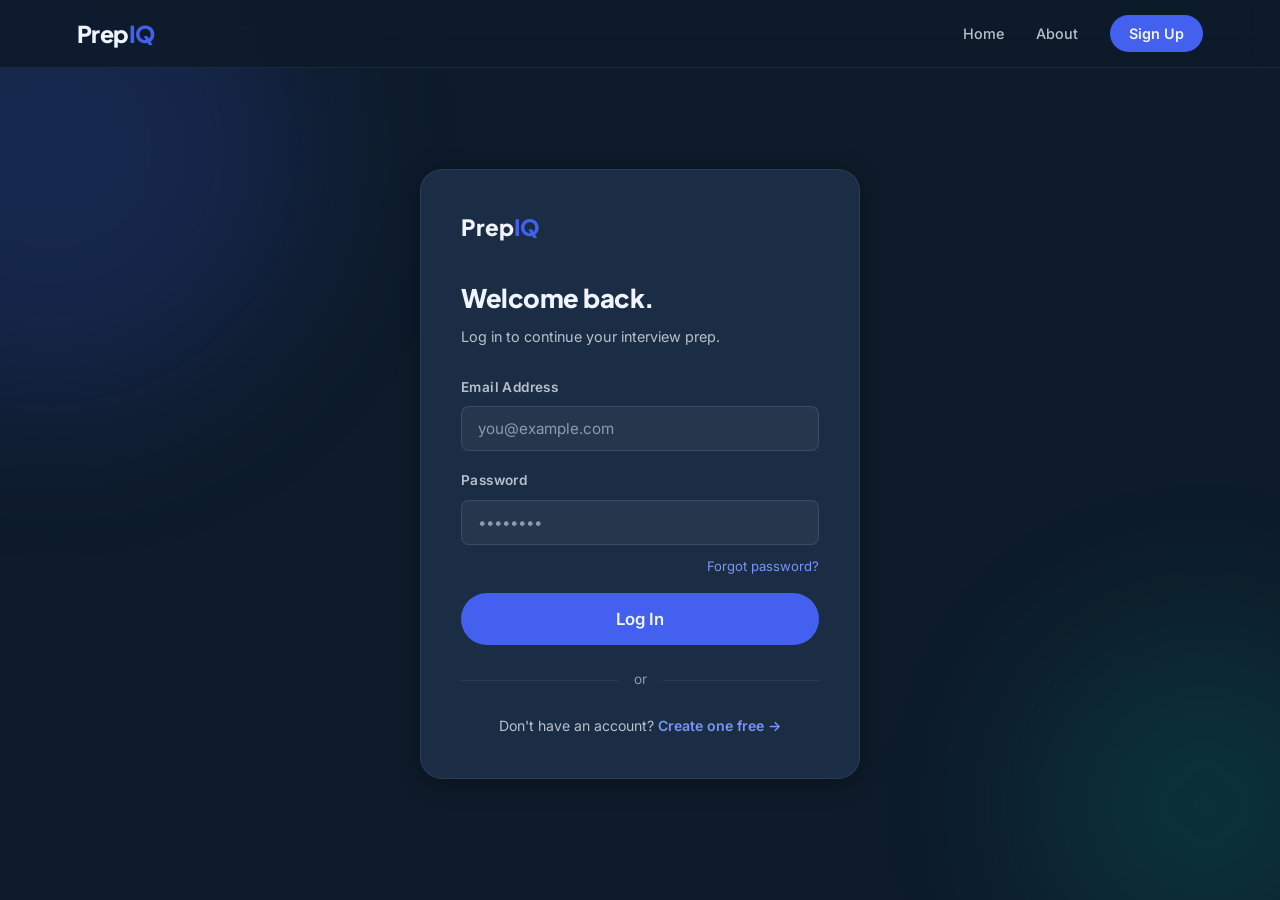
<file: prepiq/prepiq/frontend/pages/interview.html>
<!DOCTYPE html>
<html lang="en">
<head>
  <meta charset="UTF-8" />
  <meta name="viewport" content="width=device-width, initial-scale=1.0" />
  <title>Interview — PrepIQ</title>
  <link rel="stylesheet" href="../css/style.css" />
  <style>
    body { display:flex; flex-direction:column; min-height:100vh; }

    /* ── PHASES ─────────────────────────────────────────── */
    .phase { display:none; }
    .phase.active { display:flex; flex-direction:column; flex:1; }

    /* ── INSTRUCTIONS PHASE ─────────────────────────────── */
    #phaseInstructions {
      align-items:center; justify-content:center;
      padding:90px 5vw 3rem; text-align:center;
    }
    .inst-card {
      width:100%; max-width:640px;
      background:var(--card); border:1px solid rgba(255,255,255,0.08);
      border-radius:var(--radius-lg); padding:2.75rem;
      box-shadow:var(--shadow);
    }
    .inst-icon { font-size:3rem; margin-bottom:1rem; }
    .inst-card h1 {
      font-family:var(--font-display); font-size:1.8rem;
      font-weight:800; letter-spacing:-.5px; margin-bottom:.5rem;
    }
    .inst-card .sub { color:var(--slate2); margin-bottom:2rem; font-size:.95rem; }

    .rules-list { text-align:left; list-style:none; display:flex; flex-direction:column; gap:.9rem; margin-bottom:2rem; }
    .rules-list li {
      display:flex; align-items:flex-start; gap:.85rem;
      background:rgba(255,255,255,0.03); border:1px solid rgba(255,255,255,0.06);
      border-radius:var(--radius-sm); padding:.85rem 1rem;
      font-size:.9rem; color:var(--slate2); line-height:1.55;
    }
    .rules-list li .ri { font-size:1.1rem; flex-shrink:0; }

    .inst-meta {
      display:flex; gap:1.25rem; justify-content:center; flex-wrap:wrap;
      margin-bottom:2rem;
    }
    .im-chip {
      display:flex; align-items:center; gap:.5rem;
      background:rgba(67,97,238,0.1); border:1px solid rgba(67,97,238,0.25);
      border-radius:50px; padding:.35rem .9rem; font-size:.82rem; color:var(--indigo-light);
    }

    .countdown {
      font-size:.82rem; color:var(--slate);
      margin-bottom:1rem; min-height:1.2rem;
    }

    /* ── INTERVIEW PHASE ────────────────────────────────── */
    #phaseInterview { padding-top:68px; }

    .int-header {
      padding: .75rem 5vw;
      background:rgba(13,27,42,0.9); backdrop-filter:blur(12px);
      border-bottom:1px solid rgba(255,255,255,0.06);
      display:flex; align-items:center; gap:1.5rem;
    }
    .int-header .logo { font-family:var(--font-display);font-weight:800;font-size:1.1rem; }
    .int-header .logo span { color:var(--indigo); }
    .int-progress-wrap { flex:1; }
    .int-progress-label { font-size:.75rem; color:var(--slate); margin-bottom:.3rem; }
    .timer-pill {
      display:flex; align-items:center; gap:.4rem;
      background:var(--card); border:1px solid rgba(255,255,255,0.1);
      border-radius:50px; padding:.35rem .85rem; font-size:.85rem; font-weight:600;
    }
    .timer-pill.warn { color:var(--error); border-color:rgba(239,71,111,0.4); }

    .int-body {
      flex:1; display:grid; grid-template-columns:1fr 340px;
      max-width:1100px; margin:0 auto; padding:2rem 5vw; gap:1.5rem;
      width:100%;
    }

    /* Question panel */
    .q-panel {
      display:flex; flex-direction:column; gap:1.25rem;
    }
    .q-counter { font-size:.78rem; font-weight:700; letter-spacing:.08em; text-transform:uppercase; color:var(--slate); }
    .q-box {
      background:var(--card); border:1px solid rgba(255,255,255,0.08);
      border-radius:var(--radius); padding:1.75rem;
    }
    .q-text {
      font-family:var(--font-display); font-size:1.2rem; font-weight:600;
      line-height:1.55; margin-bottom:1.25rem; min-height:80px;
    }
    .q-type-badge { margin-bottom:.75rem; }

    .ans-textarea {
      background:rgba(255,255,255,0.04); border:1.5px solid rgba(255,255,255,0.1);
      border-radius:var(--radius-sm); color:var(--white);
      font-family:var(--font-body); font-size:.95rem;
      padding:1rem; width:100%; resize:none; height:180px;
      transition:border-color .2s, box-shadow .2s;
    }
    .ans-textarea:focus { outline:none; border-color:var(--indigo); box-shadow:0 0 0 3px rgba(67,97,238,0.15); }
    .ans-textarea::placeholder { color:var(--slate); }

    .q-actions { display:flex; justify-content:space-between; align-items:center; margin-top:1rem; }
    .char-count { font-size:.78rem; color:var(--slate); }

    /* Side panel */
    .side-panel { display:flex; flex-direction:column; gap:1rem; }
    .side-card { background:var(--card); border:1px solid rgba(255,255,255,0.07); border-radius:var(--radius); padding:1.25rem; }
    .side-card h4 { font-family:var(--font-display); font-size:.9rem; font-weight:700; margin-bottom:.75rem; color:var(--slate2); letter-spacing:.03em; text-transform:uppercase; font-size:.75rem; }

    .q-map { display:flex; flex-wrap:wrap; gap:.4rem; }
    .qm-dot {
      width:32px; height:32px; border-radius:var(--radius-sm);
      display:flex; align-items:center; justify-content:center;
      font-size:.75rem; font-weight:600; cursor:pointer;
      background:rgba(255,255,255,0.06); color:var(--slate);
      border:1px solid rgba(255,255,255,0.08);
    }
    .qm-dot.answered { background:rgba(6,214,160,0.15); color:var(--mint); border-color:rgba(6,214,160,0.3); }
    .qm-dot.current  { background:var(--indigo); color:var(--white); border-color:var(--indigo); }
    .qm-dot.skipped  { background:rgba(255,209,102,0.1); color:var(--warn); border-color:rgba(255,209,102,0.3); }

    /* Loading overlay */
    .q-loading { text-align:center; padding:2.5rem; color:var(--slate2); }
    .q-loading .spinner { width:32px;height:32px;border-width:3px; margin:0 auto 1rem; }

    /* Finish phase */
    #phaseFinish {
      align-items:center; justify-content:center;
      padding:90px 5vw 3rem; text-align:center;
    }
    .finish-card {
      width:100%;max-width:520px;
      background:var(--card);border:1px solid rgba(255,255,255,0.08);
      border-radius:var(--radius-lg);padding:2.75rem;
    }
    .finish-icon { font-size:3rem;margin-bottom:1rem; }
    .finish-card h2 { font-family:var(--font-display);font-size:1.8rem;font-weight:800;letter-spacing:-.5px;margin-bottom:.5rem; }
    .finish-card p { color:var(--slate2);margin-bottom:1.5rem; }

    @media(max-width:768px){
      .int-body { grid-template-columns:1fr; }
      .side-panel { display:none; }
    }
  </style>
</head>
<body>

<!-- ══════ PHASE 1: INSTRUCTIONS ══════ -->
<div class="phase active" id="phaseInstructions">
  <nav class="nav">
    <a href="index.html" class="nav-logo">Prep<span>IQ</span></a>
    <div class="nav-links">
      <a href="dashboard.html" class="btn btn-outline btn-sm">← Dashboard</a>
    </div>
  </nav>

  <div class="inst-card">
    <div class="inst-icon">🎙️</div>
    <h1>Before you begin</h1>
    <p class="sub" id="instSubtitle">Preparing your personalised interview…</p>

    <div class="inst-meta" id="instMeta">
      <div class="im-chip"><span>⏱️</span> Loading…</div>
    </div>

    <ul class="rules-list">
      <li><span class="ri">🤫</span> Find a quiet place with minimal distractions. This interview is timed.</li>
      <li><span class="ri">✍️</span> Type your answers clearly. The AI evaluates both content and clarity of expression.</li>
      <li><span class="ri">⏭️</span> You can skip a question and return to it, but try to answer every one.</li>
      <li><span class="ri">🚫</span> Do not refresh or close this tab — your session will be lost.</li>
      <li><span class="ri">📋</span> Your answers are auto-saved. Results are shown immediately when you finish.</li>
      <li><span class="ri">🔄</span> You can retake this interview anytime — fresh questions every time.</li>
    </ul>

    <p class="countdown" id="countdownText"></p>
    <button class="btn btn-mint btn-lg" id="startBtn" onclick="beginInterview()" disabled>
      <span class="spinner" id="startSpinner"></span>
      <span id="startBtnText">Preparing interview…</span>
    </button>
    <p style="margin-top:1rem;font-size:.8rem;color:var(--slate);">
      <a href="dashboard.html" style="color:var(--slate);text-decoration:underline;">Cancel and go back</a>
    </p>
  </div>
</div>

<!-- ══════ PHASE 2: INTERVIEW ══════ -->
<div class="phase" id="phaseInterview">
  <div class="int-header">
    <div class="logo">Prep<span>IQ</span></div>
    <div class="int-progress-wrap">
      <div class="int-progress-label">Question <span id="qCurrent">1</span> of <span id="qTotal">10</span></div>
      <div class="progress-bar-wrap"><div class="progress-bar" id="intProgress" style="width:10%"></div></div>
    </div>
    <div class="timer-pill" id="timerPill">⏱️ <span id="timerDisplay">00:00</span></div>
    <button onclick="confirmFinish()" class="btn btn-outline btn-sm">Finish Early</button>
  </div>

  <div class="int-body">
    <!-- Question panel -->
    <div class="q-panel">
      <div class="q-loading" id="qLoading">
        <div class="spinner"></div>
        <p>The AI is crafting your next question…</p>
      </div>

      <div id="qContent" style="display:none;">
        <div class="q-counter" id="qCounterLabel">Question 1 / 10</div>
        <div class="q-box">
          <div class="q-type-badge">
            <span class="badge badge-indigo" id="qType">—</span>
          </div>
          <div class="q-text" id="qText">—</div>
          <textarea class="ans-textarea" id="answerInput"
            placeholder="Type your answer here…"
            oninput="updateCharCount()"></textarea>
          <div class="q-actions">
            <span class="char-count" id="charCount">0 / 2000</span>
            <div style="display:flex;gap:.75rem;">
              <button class="btn btn-outline btn-sm" onclick="skipQuestion()">Skip</button>
              <button class="btn btn-primary btn-sm" onclick="submitAnswer()">
                <span id="submitBtnText">Next →</span>
              </button>
            </div>
          </div>
        </div>
      </div>
    </div>

    <!-- Side panel -->
    <div class="side-panel">
      <div class="side-card">
        <h4>Question Map</h4>
        <div class="q-map" id="qMap"></div>
      </div>
      <div class="side-card">
        <h4>Tips</h4>
        <p style="font-size:.82rem;color:var(--slate2);line-height:1.65;" id="tipText">
          Structure your answers using the STAR method (Situation, Task, Action, Result) for behavioural questions.
        </p>
      </div>
      <div class="side-card">
        <h4>Your Domain</h4>
        <p style="font-size:.82rem;color:var(--slate2);" id="domainDisplay">—</p>
      </div>
    </div>
  </div>
</div>

<!-- ══════ PHASE 3: FINISH ══════ -->
<div class="phase" id="phaseFinish">
  <nav class="nav">
    <a href="index.html" class="nav-logo">Prep<span>IQ</span></a>
  </nav>
  <div class="finish-card">
    <div class="finish-icon">🎉</div>
    <h2>Interview complete!</h2>
    <p>Great job finishing your session. We're analysing your responses now — your feedback report will be ready in a moment.</p>
    <div style="display:flex;flex-direction:column;gap:.75rem;">
      <button class="btn btn-mint btn-lg btn-full" id="viewFeedbackBtn" onclick="goToFeedback()">
        <span class="spinner" id="feedbackSpinner"></span> View My Feedback →
      </button>
      <a href="dashboard.html" class="btn btn-outline btn-full">Back to Dashboard</a>
    </div>
  </div>
</div>

<script>
  const API = 'http://localhost:8000';
  const token = localStorage.getItem('prepiq_token');
  if (!token) window.location.href = 'login.html';

  let questions = [];
  let answers   = [];
  let currentQ  = 0;
  let sessionId = null;
  let timerInterval = null;
  let elapsedSeconds = 0;
  const TIPS = [
    'Use concrete examples from your experience whenever possible.',
    'Keep answers focused — 2-3 minutes per answer is ideal.',
    'For technical questions, think aloud before writing your final answer.',
    'Use the STAR method for behavioural questions.',
    'If unsure, explain your reasoning process — the AI evaluates thinking, not just answers.',
  ];

  // ── INIT ──────────────────────────────────────────────
  async function init() {
    try {
      const profileRes = await fetch(`${API}/profile/me`, {
        headers: { 'Authorization': `Bearer ${token}` }
      });
      if (!profileRes.ok) { window.location.href = 'login.html'; return; }
      const profile = await profileRes.json();

      const domain = (profile.domains || ['General'])[0];
      document.getElementById('instSubtitle').textContent =
        `${domain} interview · Tailored to your experience`;
      document.getElementById('domainDisplay').textContent = domain;

      // Start session on backend
      const sessRes = await fetch(`${API}/interview/start`, {
        method: 'POST',
        headers: { 'Authorization': `Bearer ${token}`, 'Content-Type': 'application/json' }
      });
      const sessData = await sessRes.json();
      if (!sessRes.ok) throw new Error(sessData.detail || 'Failed to start session.');

      sessionId = sessData.session_id;
      questions = sessData.questions;
      answers = new Array(questions.length).fill('');

      document.getElementById('instMeta').innerHTML = `
        <div class="im-chip"><span>❓</span> ${questions.length} questions</div>
        <div class="im-chip"><span>🎯</span> ${domain}</div>
        <div class="im-chip"><span>⏱️</span> ~${Math.round(questions.length * 3)} minutes</div>
        <div class="im-chip"><span>💼</span> ${profile.current_status || 'General'}</div>
      `;

      // Countdown
      let c = 5;
      const spinner = document.getElementById('startSpinner');
      const btnText = document.getElementById('startBtnText');
      spinner.style.display = 'none';
      btnText.textContent = `Start Interview (${c})`;
      const cd = setInterval(() => {
        c--;
        if (c <= 0) {
          clearInterval(cd);
          document.getElementById('startBtn').disabled = false;
          btnText.textContent = 'Start Interview →';
          document.getElementById('countdownText').textContent = '';
        } else {
          btnText.textContent = `Start Interview (${c})`;
        }
      }, 1000);

    } catch (e) {
      document.getElementById('instSubtitle').textContent = 'Error: ' + e.message;
    }
  }

  // ── BEGIN ──────────────────────────────────────────────
  function beginInterview() {
    showPhase('phaseInterview');
    buildQMap();
    startTimer();
    loadQuestion(0);
  }

  function showPhase(id) {
    document.querySelectorAll('.phase').forEach(p => p.classList.remove('active'));
    document.getElementById(id).classList.add('active');
  }

  function startTimer() {
    timerInterval = setInterval(() => {
      elapsedSeconds++;
      const m = String(Math.floor(elapsedSeconds / 60)).padStart(2,'0');
      const s = String(elapsedSeconds % 60).padStart(2,'0');
      document.getElementById('timerDisplay').textContent = `${m}:${s}`;
    }, 1000);
  }

  function buildQMap() {
    const map = document.getElementById('qMap');
    map.innerHTML = '';
    questions.forEach((_,i) => {
      const d = document.createElement('div');
      d.className = 'qm-dot' + (i===0?' current':'');
      d.textContent = i+1;
      d.onclick = () => jumpTo(i);
      map.appendChild(d);
    });
  }

  function updateQMap() {
    const dots = document.querySelectorAll('.qm-dot');
    dots.forEach((d,i) => {
      d.className = 'qm-dot';
      if (answers[i] && answers[i] !== '__SKIP__') d.classList.add('answered');
      else if (answers[i] === '__SKIP__') d.classList.add('skipped');
      if (i === currentQ) d.classList.add('current');
    });
  }

  function loadQuestion(idx) {
    currentQ = idx;
    const q = questions[idx];

    document.getElementById('qLoading').style.display = 'none';
    document.getElementById('qContent').style.display = 'block';

    document.getElementById('qCurrent').textContent = idx+1;
    document.getElementById('qTotal').textContent = questions.length;
    document.getElementById('qCounterLabel').textContent = `Question ${idx+1} / ${questions.length}`;
    document.getElementById('intProgress').style.width = `${((idx+1)/questions.length)*100}%`;

    document.getElementById('qType').textContent  = q.type || 'General';
    document.getElementById('qText').textContent  = q.question;
    document.getElementById('answerInput').value  = answers[idx] === '__SKIP__' ? '' : (answers[idx] || '');
    document.getElementById('submitBtnText').textContent = idx === questions.length-1 ? 'Finish ✓' : 'Next →';
    document.getElementById('tipText').textContent = TIPS[idx % TIPS.length];

    updateCharCount();
    updateQMap();
  }

  function updateCharCount() {
    const v = document.getElementById('answerInput').value.length;
    document.getElementById('charCount').textContent = `${v} / 2000`;
  }

  function submitAnswer() {
    const ans = document.getElementById('answerInput').value.trim();
    answers[currentQ] = ans || '__SKIP__';
    if (currentQ < questions.length - 1) {
      loadQuestion(currentQ + 1);
    } else {
      finishInterview();
    }
  }

  function skipQuestion() {
    answers[currentQ] = '__SKIP__';
    if (currentQ < questions.length - 1) loadQuestion(currentQ + 1);
    else finishInterview();
  }

  function jumpTo(idx) { loadQuestion(idx); }

  function confirmFinish() {
    if (confirm('Finish the interview now? Unanswered questions will be marked as skipped.')) {
      finishInterview();
    }
  }

  async function finishInterview() {
    clearInterval(timerInterval);
    showPhase('phaseFinish');

    const payload = {
      session_id: sessionId,
      answers: questions.map((q,i) => ({
        question_id: q.id,
        answer: answers[i] === '__SKIP__' ? '' : (answers[i] || ''),
        skipped: answers[i] === '__SKIP__'
      })),
      duration_seconds: elapsedSeconds
    };

    try {
      const res = await fetch(`${API}/interview/submit`, {
        method: 'POST',
        headers: { 'Authorization': `Bearer ${token}`, 'Content-Type': 'application/json' },
        body: JSON.stringify(payload)
      });
      const data = await res.json();
      if (res.ok) {
        sessionId = data.session_id || sessionId;
        document.getElementById('feedbackSpinner').style.display = 'none';
        document.getElementById('viewFeedbackBtn').innerHTML = 'View My Feedback →';
      }
    } catch (e) {
      console.error(e);
    }
  }

  function goToFeedback() {
    window.location.href = `feedback.html?session=${sessionId}`;
  }

  init();
</script>
</body>
</html>
</file>
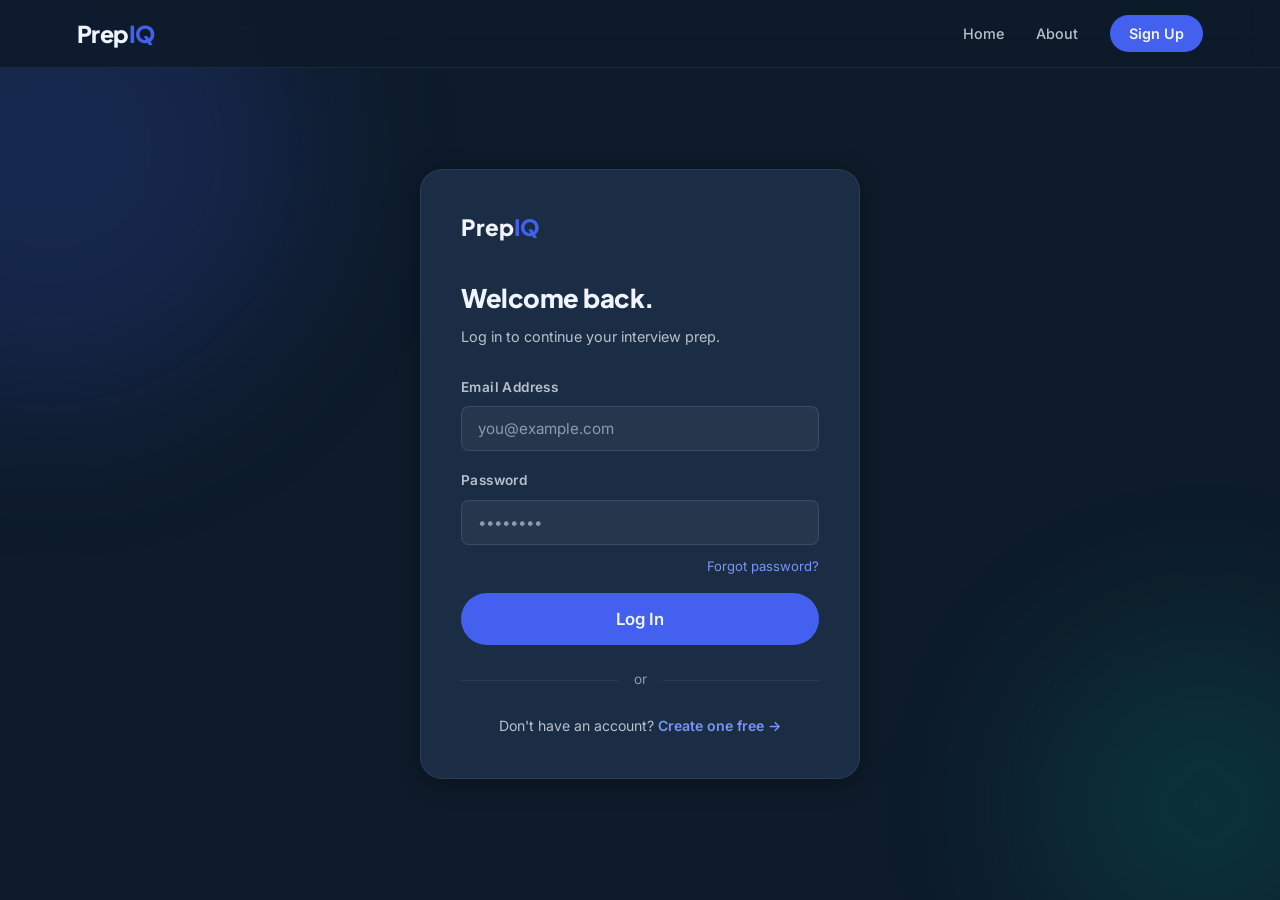
<file: prepiq/prepiq/frontend/pages/profile-setup.html>
<!DOCTYPE html>
<html lang="en">
<head>
  <meta charset="UTF-8" />
  <meta name="viewport" content="width=device-width, initial-scale=1.0" />
  <title>Build Your Profile — PrepIQ</title>
  <link rel="stylesheet" href="../css/style.css" />
  <style>
    body { display:flex; flex-direction:column; min-height:100vh; }

    .setup-wrap {
      flex:1; display:flex; align-items:flex-start; justify-content:center;
      padding: 90px 5vw 4rem;
    }
    .setup-box {
      width:100%; max-width:600px;
    }

    /* Header */
    .setup-header { margin-bottom: 2.5rem; }
    .step-counter {
      font-size:.78rem;font-weight:600;letter-spacing:.08em;text-transform:uppercase;
      color:var(--slate);margin-bottom:.75rem;
    }
    .setup-header h1 {
      font-family:var(--font-display);font-size:clamp(1.6rem,4vw,2.2rem);
      font-weight:800;letter-spacing:-.5px;margin-bottom:.5rem;
    }
    .setup-header p { color:var(--slate2);font-size:.95rem; }

    /* Progress */
    .setup-progress { margin-bottom:2.5rem; }
    .progress-dots { display:flex;gap:.5rem;margin-top:.6rem; }
    .pdot {
      height:4px;flex:1;border-radius:4px;
      background:rgba(255,255,255,0.1);transition:background .3s;
    }
    .pdot.done { background:var(--mint); }
    .pdot.active { background:var(--indigo); }

    /* Step panels */
    .step-panel { display:none; }
    .step-panel.active { display:block; }

    /* Domain chips */
    .chip-group { display:flex;flex-wrap:wrap;gap:.6rem;margin-top:.5rem; }

    /* File upload */
    .upload-zone {
      border: 2px dashed rgba(255,255,255,0.15);
      border-radius: var(--radius);
      padding: 2.5rem;
      text-align:center;
      cursor:pointer;
      transition: border-color .2s, background .2s;
    }
    .upload-zone:hover, .upload-zone.drag { border-color:var(--indigo); background:rgba(67,97,238,0.05); }
    .upload-icon { font-size:2rem;margin-bottom:.75rem; }
    .upload-zone h4 { font-family:var(--font-display);font-size:1rem;font-weight:700;margin-bottom:.25rem; }
    .upload-zone p { font-size:.85rem;color:var(--slate2); }
    .upload-info { margin-top:.75rem;font-size:.8rem;color:var(--slate); }
    .file-chosen { font-size:.85rem;color:var(--mint);margin-top:.75rem;display:none; }

    /* Navigation */
    .step-nav {
      display:flex;justify-content:space-between;align-items:center;
      margin-top:2rem;gap:1rem;
    }
    .btn-back { background:transparent;color:var(--slate2);border:none;font-size:.9rem;cursor:pointer;font-family:var(--font-body); padding:0; }
    .btn-back:hover { color:var(--white); }

    .alert { margin-bottom:1rem; }
  </style>
</head>
<body>

<nav class="nav">
  <a href="index.html" class="nav-logo">Prep<span>IQ</span></a>
  <div class="nav-links">
    <span style="color:var(--slate);font-size:.85rem;">Setting up your profile…</span>
  </div>
</nav>

<div class="setup-wrap">
  <div class="setup-box">

    <!-- Progress dots -->
    <div class="setup-progress">
      <div class="progress-dots" id="progressDots"></div>
    </div>

    <div class="alert alert-error" id="setupError"></div>

    <!-- STEP 1: College -->
    <div class="step-panel active" id="step-1">
      <div class="setup-header">
        <p class="step-counter">Step 1 of 7</p>
        <h1>Which college are you from? 🏫</h1>
        <p>Tell us about your academic background.</p>
      </div>
      <div class="form-group">
        <label class="form-label">College / University Name</label>
        <input type="text" class="form-input" id="college" placeholder="e.g. Anna University, IIT Madras…" />
      </div>
      <div class="form-group">
        <label class="form-label">City</label>
        <input type="text" class="form-input" id="collegeCity" placeholder="e.g. Chennai" />
      </div>
      <div class="step-nav">
        <span></span>
        <button class="btn btn-primary" onclick="nextStep(1)">Continue →</button>
      </div>
    </div>

    <!-- STEP 2: Degree -->
    <div class="step-panel" id="step-2">
      <div class="setup-header">
        <p class="step-counter">Step 2 of 7</p>
        <h1>What's your degree? 🎓</h1>
        <p>This helps us calibrate the depth of your interviews.</p>
      </div>
      <div class="form-group">
        <label class="form-label">Degree Level</label>
        <select class="form-select" id="degreeLevel">
          <option value="">Select degree level</option>
          <option>Bachelor's (B.E / B.Tech / B.Sc / BCA / BBA)</option>
          <option>Master's (M.E / M.Tech / M.Sc / MCA / MBA)</option>
          <option>Diploma</option>
          <option>Ph.D / Research</option>
          <option>Other</option>
        </select>
      </div>
      <div class="form-group">
        <label class="form-label">Field of Study / Specialisation</label>
        <input type="text" class="form-input" id="fieldOfStudy" placeholder="e.g. Computer Science, Electronics, Commerce…" />
      </div>
      <div class="step-nav">
        <button class="btn-back" onclick="prevStep(2)">← Back</button>
        <button class="btn btn-primary" onclick="nextStep(2)">Continue →</button>
      </div>
    </div>

    <!-- STEP 3: Graduation Year -->
    <div class="step-panel" id="step-3">
      <div class="setup-header">
        <p class="step-counter">Step 3 of 7</p>
        <h1>When did (or will) you graduate? 📅</h1>
      </div>
      <div class="form-group">
        <label class="form-label">Graduation Year</label>
        <select class="form-select" id="gradYear"></select>
      </div>
      <div class="step-nav">
        <button class="btn-back" onclick="prevStep(3)">← Back</button>
        <button class="btn btn-primary" onclick="nextStep(3)">Continue →</button>
      </div>
    </div>

    <!-- STEP 4: Current Status -->
    <div class="step-panel" id="step-4">
      <div class="setup-header">
        <p class="step-counter">Step 4 of 7</p>
        <h1>What's your current status? 💼</h1>
        <p>This shapes the type and difficulty of your mock interview.</p>
      </div>
      <div class="chip-group" id="statusChips">
        <div class="chip" onclick="selectStatus('student')">🎒 Student</div>
        <div class="chip" onclick="selectStatus('fresher')">🌱 Fresher</div>
        <div class="chip" onclick="selectStatus('experienced')">⭐ Experienced</div>
      </div>
      <input type="hidden" id="currentStatus" />
      <div class="step-nav" style="margin-top:2.5rem;">
        <button class="btn-back" onclick="prevStep(4)">← Back</button>
        <button class="btn btn-primary" onclick="nextStep(4)">Continue →</button>
      </div>
    </div>

    <!-- STEP 5: Domain -->
    <div class="step-panel" id="step-5">
      <div class="setup-header">
        <p class="step-counter">Step 5 of 7</p>
        <h1>What's your preferred domain? 🎯</h1>
        <p>Pick up to 3 domains. Your AI interview will focus here.</p>
      </div>
      <div class="chip-group" id="domainChips">
        <div class="chip" onclick="toggleDomain(this,'Software Engineering')">💻 Software Engineering</div>
        <div class="chip" onclick="toggleDomain(this,'Data Science & ML')">📈 Data Science & ML</div>
        <div class="chip" onclick="toggleDomain(this,'UI/UX Design')">🎨 UI/UX Design</div>
        <div class="chip" onclick="toggleDomain(this,'Digital Marketing')">📣 Digital Marketing</div>
        <div class="chip" onclick="toggleDomain(this,'Finance & Banking')">💰 Finance & Banking</div>
        <div class="chip" onclick="toggleDomain(this,'Civil Engineering')">🏗️ Civil Engineering</div>
        <div class="chip" onclick="toggleDomain(this,'Electrical Engineering')">⚡ Electrical Engineering</div>
        <div class="chip" onclick="toggleDomain(this,'Biotech & Life Sciences')">🧬 Biotech & Life Sciences</div>
        <div class="chip" onclick="toggleDomain(this,'Product Management')">📦 Product Management</div>
        <div class="chip" onclick="toggleDomain(this,'Cybersecurity')">🔐 Cybersecurity</div>
        <div class="chip" onclick="toggleDomain(this,'Cloud & DevOps')">☁️ Cloud & DevOps</div>
        <div class="chip" onclick="toggleDomain(this,'HR & People Ops')">📋 HR & People Ops</div>
      </div>
      <div class="step-nav" style="margin-top:2.5rem;">
        <button class="btn-back" onclick="prevStep(5)">← Back</button>
        <button class="btn btn-primary" onclick="nextStep(5)">Continue →</button>
      </div>
    </div>

    <!-- STEP 6: Experience -->
    <div class="step-panel" id="step-6">
      <div class="setup-header">
        <p class="step-counter">Step 6 of 7</p>
        <h1>Years of experience? 🧪</h1>
        <p>Approximate is fine — this just calibrates question difficulty.</p>
      </div>
      <div class="form-group">
        <label class="form-label">Years of Work Experience</label>
        <select class="form-select" id="experience">
          <option value="">Select range</option>
          <option value="0">0 — No experience yet</option>
          <option value="0.5">Less than 1 year</option>
          <option value="1">1 year</option>
          <option value="2">2 years</option>
          <option value="3">3 years</option>
          <option value="4">4 years</option>
          <option value="5">5 years</option>
          <option value="7">6–8 years</option>
          <option value="10">9–12 years</option>
          <option value="15">13+ years</option>
        </select>
      </div>
      <div class="form-group">
        <label class="form-label">Current or Most Recent Role (optional)</label>
        <input type="text" class="form-input" id="currentRole" placeholder="e.g. Junior Developer, Intern, Analyst…" />
      </div>
      <div class="step-nav">
        <button class="btn-back" onclick="prevStep(6)">← Back</button>
        <button class="btn btn-primary" onclick="nextStep(6)">Continue →</button>
      </div>
    </div>

    <!-- STEP 7: Resume Upload -->
    <div class="step-panel" id="step-7">
      <div class="setup-header">
        <p class="step-counter">Step 7 of 7</p>
        <h1>Upload your resume. 📄</h1>
        <p>The AI reads your resume to personalise questions around your real experience.</p>
      </div>

      <div class="upload-zone" id="uploadZone"
           onclick="document.getElementById('resumeFile').click()"
           ondragover="handleDrag(event,true)"
           ondragleave="handleDrag(event,false)"
           ondrop="handleDrop(event)">
        <div class="upload-icon">📎</div>
        <h4>Drop your resume here</h4>
        <p>or click to browse</p>
        <p class="upload-info">PDF or DOCX · Max 5 MB</p>
        <p class="file-chosen" id="fileChosen">✓ <span id="fileName"></span></p>
      </div>
      <input type="file" id="resumeFile" accept=".pdf,.docx" style="display:none" onchange="fileSelected(this)" />

      <div style="margin-top:1rem;">
        <label style="display:flex;align-items:center;gap:.6rem;cursor:pointer;font-size:.88rem;color:var(--slate2);">
          <input type="checkbox" id="skipResume" style="width:16px;height:16px;accent-color:var(--indigo);" />
          Skip for now — I'll upload later
        </label>
      </div>

      <div class="step-nav" style="margin-top:2rem;">
        <button class="btn-back" onclick="prevStep(7)">← Back</button>
        <button class="btn btn-mint btn-lg" id="finishBtn" onclick="submitProfile()">
          Finish & Go to Dashboard →
        </button>
      </div>
    </div>

  </div>
</div>

<script>
  const API = 'http://localhost:8000';
  const TOTAL_STEPS = 7;
  let currentStep = 1;
  let selectedDomains = [];
  let selectedStatus = '';

  // Build year dropdown
  const yearSelect = document.getElementById('gradYear');
  for (let y = 2030; y >= 1990; y--) {
    const o = document.createElement('option');
    o.value = y; o.textContent = y;
    yearSelect.appendChild(o);
  }
  yearSelect.value = new Date().getFullYear();

  // Build progress dots
  function buildDots() {
    const wrap = document.getElementById('progressDots');
    wrap.innerHTML = '';
    for (let i = 1; i <= TOTAL_STEPS; i++) {
      const d = document.createElement('div');
      d.className = 'pdot ' + (i < currentStep ? 'done' : i === currentStep ? 'active' : '');
      wrap.appendChild(d);
    }
  }
  buildDots();

  function showStep(n) {
    document.querySelectorAll('.step-panel').forEach(p => p.classList.remove('active'));
    document.getElementById(`step-${n}`).classList.add('active');
    currentStep = n; buildDots();
    document.getElementById('setupError').classList.remove('show');
    window.scrollTo({top:0,behavior:'smooth'});
  }

  function showError(msg) {
    const e = document.getElementById('setupError');
    e.textContent = msg; e.classList.add('show');
  }

  function nextStep(from) {
    if (!validate(from)) return;
    if (from < TOTAL_STEPS) showStep(from + 1);
  }
  function prevStep(from) { if (from > 1) showStep(from - 1); }

  function validate(step) {
    if (step === 1) {
      if (!document.getElementById('college').value.trim()) { showError('Please enter your college name.'); return false; }
    }
    if (step === 2) {
      if (!document.getElementById('degreeLevel').value) { showError('Please select your degree level.'); return false; }
      if (!document.getElementById('fieldOfStudy').value.trim()) { showError('Please enter your field of study.'); return false; }
    }
    if (step === 3) {
      if (!document.getElementById('gradYear').value) { showError('Please select your graduation year.'); return false; }
    }
    if (step === 4) {
      if (!selectedStatus) { showError('Please select your current status.'); return false; }
    }
    if (step === 5) {
      if (selectedDomains.length === 0) { showError('Please select at least one domain.'); return false; }
    }
    if (step === 6) {
      if (!document.getElementById('experience').value) { showError('Please select your experience range.'); return false; }
    }
    return true;
  }

  function selectStatus(val) {
    selectedStatus = val;
    document.getElementById('currentStatus').value = val;
    document.querySelectorAll('#statusChips .chip').forEach(c => c.classList.remove('selected'));
    event.currentTarget.classList.add('selected');
  }

  function toggleDomain(el, domain) {
    if (el.classList.contains('selected')) {
      el.classList.remove('selected');
      selectedDomains = selectedDomains.filter(d => d !== domain);
    } else {
      if (selectedDomains.length >= 3) { showError('You can select up to 3 domains.'); return; }
      el.classList.add('selected');
      selectedDomains.push(domain);
    }
    document.getElementById('setupError').classList.remove('show');
  }

  function handleDrag(e, over) {
    e.preventDefault();
    document.getElementById('uploadZone').classList.toggle('drag', over);
  }
  function handleDrop(e) {
    e.preventDefault();
    handleDrag(e, false);
    const file = e.dataTransfer.files[0];
    if (file) previewFile(file);
  }
  function fileSelected(input) { if (input.files[0]) previewFile(input.files[0]); }
  function previewFile(file) {
    document.getElementById('fileName').textContent = file.name;
    document.getElementById('fileChosen').style.display = 'block';
  }

  async function submitProfile() {
    const skip = document.getElementById('skipResume').checked;
    const file = document.getElementById('resumeFile').files[0];
    if (!skip && !file) { showError('Please upload your resume or check "Skip for now".'); return; }

    const btn = document.getElementById('finishBtn');
    btn.innerHTML = '<span class="spinner"></span> Saving…'; btn.disabled = true;

    const token = localStorage.getItem('prepiq_token');
    if (!token) { window.location.href = 'login.html'; return; }

    try {
      const formData = new FormData();
      formData.append('college', document.getElementById('college').value.trim());
      formData.append('college_city', document.getElementById('collegeCity').value.trim());
      formData.append('degree_level', document.getElementById('degreeLevel').value);
      formData.append('field_of_study', document.getElementById('fieldOfStudy').value.trim());
      formData.append('grad_year', document.getElementById('gradYear').value);
      formData.append('current_status', selectedStatus);
      formData.append('domains', JSON.stringify(selectedDomains));
      formData.append('experience_years', document.getElementById('experience').value);
      formData.append('current_role', document.getElementById('currentRole').value.trim());
      if (file) formData.append('resume', file);

      const res = await fetch(`${API}/profile/setup`, {
        method: 'POST',
        headers: { 'Authorization': `Bearer ${token}` },
        body: formData
      });
      const data = await res.json();
      if (!res.ok) throw new Error(data.detail || 'Failed to save profile.');

      // Update local user
      const user = JSON.parse(localStorage.getItem('prepiq_user') || '{}');
      user.profile_complete = true;
      localStorage.setItem('prepiq_user', JSON.stringify(user));

      window.location.href = 'dashboard.html';
    } catch (e) {
      showError(e.message);
      btn.innerHTML = 'Finish & Go to Dashboard →'; btn.disabled = false;
    }
  }

  // Auth guard
  if (!localStorage.getItem('prepiq_token')) window.location.href = 'login.html';
</script>
</body>
</html>
</file>
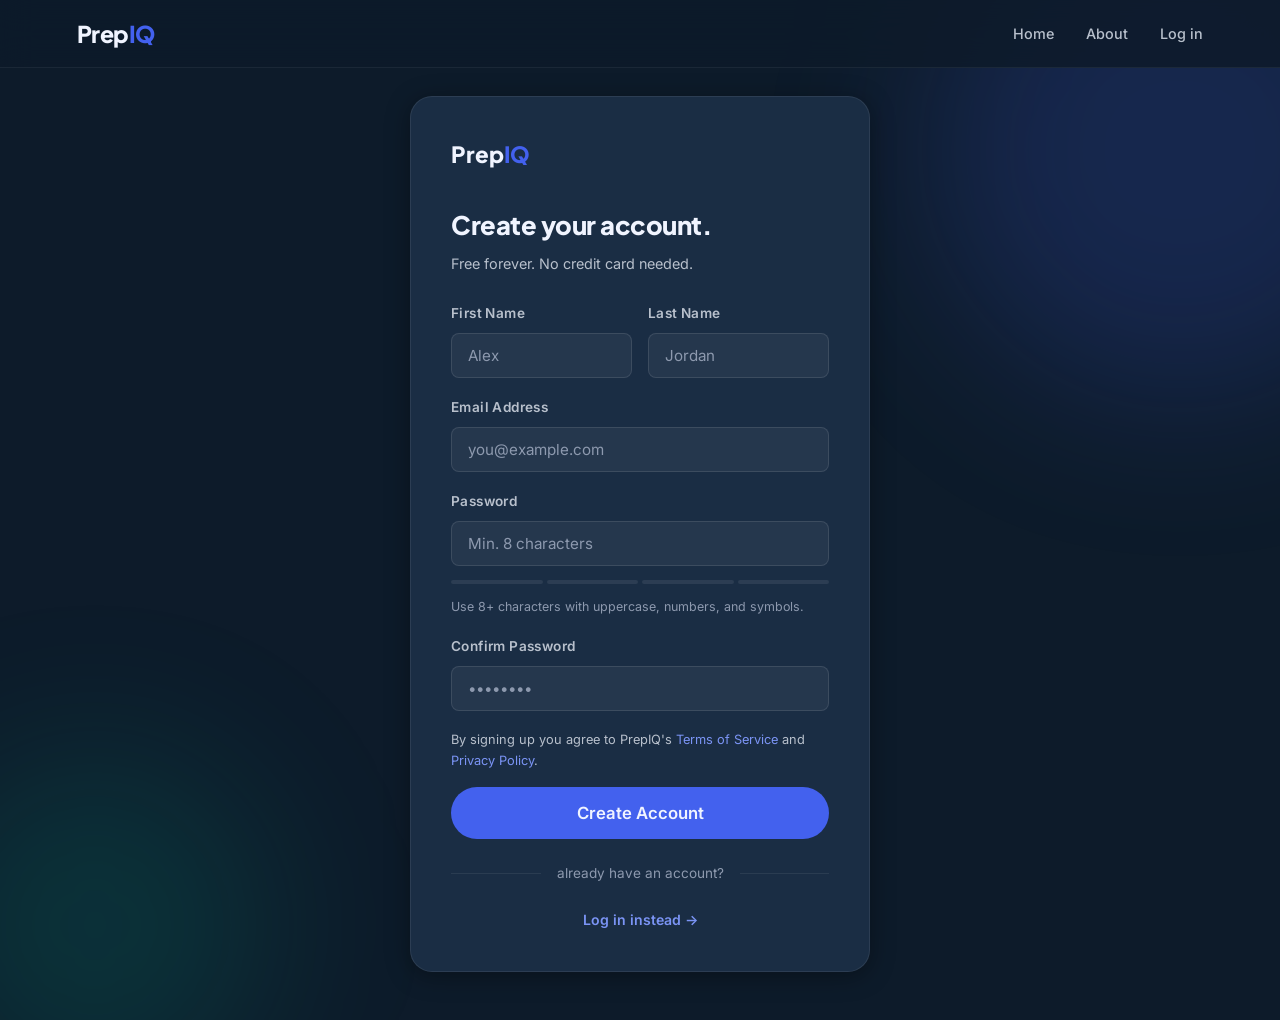
<file: prepiq/prepiq/frontend/pages/signup.html>
<!DOCTYPE html>
<html lang="en">
<head>
  <meta charset="UTF-8" />
  <meta name="viewport" content="width=device-width, initial-scale=1.0" />
  <title>Sign Up — PrepIQ</title>
  <link rel="stylesheet" href="../css/style.css" />
  <style>
    body { display: flex; flex-direction: column; min-height: 100vh; }
    .auth-wrap {
      flex: 1; display: flex; align-items: center; justify-content: center;
      padding: 6rem 5vw 3rem; position: relative; overflow: hidden;
    }
    .auth-card {
      position: relative; z-index: 1;
      width: 100%; max-width: 460px;
      background: var(--card);
      border: 1px solid rgba(255,255,255,0.08);
      border-radius: var(--radius-lg);
      padding: 2.5rem;
      box-shadow: var(--shadow);
    }
    .auth-logo { font-family:var(--font-display);font-weight:800;font-size:1.4rem;margin-bottom:2rem;display:block; }
    .auth-logo span { color:var(--indigo); }
    .auth-title { font-family:var(--font-display);font-size:1.6rem;font-weight:800;letter-spacing:-.5px;margin-bottom:.4rem; }
    .auth-sub { color:var(--slate2);font-size:.9rem;margin-bottom:1.75rem; }
    .two-col { display:grid;grid-template-columns:1fr 1fr;gap:1rem; }
    .password-hint { font-size:.78rem;color:var(--slate);margin-top:.3rem; }
    .terms { font-size:.8rem;color:var(--slate2);margin:1rem 0;line-height:1.6; }
    .terms a { color:var(--indigo-light); }
    .auth-footer { text-align:center;margin-top:1.5rem;font-size:.88rem;color:var(--slate2); }
    .auth-footer a { color:var(--indigo-light);font-weight:600; }
    .auth-footer a:hover { text-decoration:underline; }

    .strength-bar { display:flex;gap:4px;margin-top:.4rem; }
    .s-seg { height:4px;flex:1;border-radius:4px;background:rgba(255,255,255,0.08);transition:background .3s; }
  </style>
</head>
<body>

<nav class="nav">
  <a href="index.html" class="nav-logo">Prep<span>IQ</span></a>
  <div class="nav-links">
    <a href="index.html" class="hide-mobile">Home</a>
    <a href="about.html" class="hide-mobile">About</a>
    <a href="login.html">Log in</a>
  </div>
</nav>

<div class="auth-wrap">
  <div class="orb orb-indigo" style="width:500px;height:500px;top:-100px;right:-150px;"></div>
  <div class="orb orb-mint"   style="width:350px;height:350px;bottom:-80px;left:-80px;"></div>

  <div class="auth-card">
    <a href="index.html" class="auth-logo">Prep<span>IQ</span></a>

    <h1 class="auth-title">Create your account.</h1>
    <p class="auth-sub">Free forever. No credit card needed.</p>

    <div class="alert alert-error" id="signupError"></div>
    <div class="alert alert-success" id="signupSuccess"></div>

    <div class="two-col">
      <div class="form-group">
        <label class="form-label">First Name</label>
        <input type="text" class="form-input" id="firstName" placeholder="Alex" />
      </div>
      <div class="form-group">
        <label class="form-label">Last Name</label>
        <input type="text" class="form-input" id="lastName" placeholder="Jordan" />
      </div>
    </div>

    <div class="form-group">
      <label class="form-label">Email Address</label>
      <input type="email" class="form-input" id="signupEmail" placeholder="you@example.com" />
    </div>

    <div class="form-group">
      <label class="form-label">Password</label>
      <input type="password" class="form-input" id="signupPassword" placeholder="Min. 8 characters" oninput="checkStrength(this.value)" />
      <div class="strength-bar">
        <div class="s-seg" id="s1"></div>
        <div class="s-seg" id="s2"></div>
        <div class="s-seg" id="s3"></div>
        <div class="s-seg" id="s4"></div>
      </div>
      <p class="password-hint">Use 8+ characters with uppercase, numbers, and symbols.</p>
    </div>

    <div class="form-group">
      <label class="form-label">Confirm Password</label>
      <input type="password" class="form-input" id="confirmPassword" placeholder="••••••••" />
    </div>

    <p class="terms">
      By signing up you agree to PrepIQ's <a href="#">Terms of Service</a> and <a href="#">Privacy Policy</a>.
    </p>

    <button class="btn btn-primary btn-full btn-lg" id="signupBtn" onclick="handleSignup()">
      Create Account
    </button>

    <div class="divider-text" style="margin:1.5rem 0;">already have an account?</div>
    <div class="auth-footer"><a href="login.html">Log in instead →</a></div>
  </div>
</div>

<script>
  const API = 'http://localhost:8000';

  function checkStrength(val) {
    const segs = [document.getElementById('s1'),document.getElementById('s2'),
                  document.getElementById('s3'),document.getElementById('s4')];
    let score = 0;
    if (val.length >= 8)         score++;
    if (/[A-Z]/.test(val))       score++;
    if (/[0-9]/.test(val))       score++;
    if (/[^A-Za-z0-9]/.test(val)) score++;
    const colors = ['#EF476F','#FFD166','#06D6A0','#06D6A0'];
    segs.forEach((s,i) => s.style.background = i < score ? colors[score-1] : 'rgba(255,255,255,0.08)');
  }

  async function handleSignup() {
    const btn  = document.getElementById('signupBtn');
    const err  = document.getElementById('signupError');
    const succ = document.getElementById('signupSuccess');

    err.classList.remove('show'); succ.classList.remove('show');

    const firstName = document.getElementById('firstName').value.trim();
    const lastName  = document.getElementById('lastName').value.trim();
    const email     = document.getElementById('signupEmail').value.trim();
    const pass      = document.getElementById('signupPassword').value;
    const confirm   = document.getElementById('confirmPassword').value;

    if (!firstName || !lastName || !email || !pass || !confirm) {
      err.textContent = 'Please fill in all fields.'; err.classList.add('show'); return;
    }
    if (pass !== confirm) {
      err.textContent = 'Passwords do not match.'; err.classList.add('show'); return;
    }
    if (pass.length < 8) {
      err.textContent = 'Password must be at least 8 characters.'; err.classList.add('show'); return;
    }

    btn.innerHTML = '<span class="spinner"></span> Creating account…'; btn.disabled = true;

    try {
      const res = await fetch(`${API}/auth/signup`, {
        method: 'POST',
        headers: { 'Content-Type': 'application/json' },
        body: JSON.stringify({ first_name: firstName, last_name: lastName, email, password: pass })
      });
      const data = await res.json();
      if (!res.ok) throw new Error(data.detail || 'Signup failed.');

      localStorage.setItem('prepiq_token', data.access_token);
      localStorage.setItem('prepiq_user', JSON.stringify(data.user));

      succ.textContent = 'Account created! Redirecting to profile setup…';
      succ.classList.add('show');
      setTimeout(() => window.location.href = 'profile-setup.html', 1200);
    } catch (e) {
      err.textContent = e.message; err.classList.add('show');
      btn.innerHTML = 'Create Account'; btn.disabled = false;
    }
  }
</script>
</body>
</html>
</file>
<file: prepiq/prepiq/frontend/css/style.css>
/* ============================================================
   PrepIQ — Design System
   Palette: Deep navy #0D1B2A, Electric indigo #4361EE,
            Soft white #F0F4FF, Slate #8D99AE, Mint #06D6A0
   Type: 'Plus Jakarta Sans' display, 'Inter' body
   ============================================================ */

@import url('https://fonts.googleapis.com/css2?family=Plus+Jakarta+Sans:wght@400;600;700;800&family=Inter:wght@400;500;600&display=swap');

:root {
  --navy:   #0D1B2A;
  --navy2:  #162236;
  --indigo: #4361EE;
  --indigo-light: #7B94F5;
  --mint:   #06D6A0;
  --white:  #F0F4FF;
  --slate:  #8D99AE;
  --slate2: #B8C0CC;
  --card:   #1A2D44;
  --error:  #EF476F;
  --warn:   #FFD166;

  --font-display: 'Plus Jakarta Sans', sans-serif;
  --font-body:    'Inter', sans-serif;

  --radius-sm: 8px;
  --radius:    14px;
  --radius-lg: 22px;

  --shadow: 0 4px 24px rgba(0,0,0,0.35);
  --shadow-glow: 0 0 32px rgba(67,97,238,0.25);
}

*, *::before, *::after { box-sizing: border-box; margin: 0; padding: 0; }

html { scroll-behavior: smooth; }

body {
  font-family: var(--font-body);
  background: var(--navy);
  color: var(--white);
  min-height: 100vh;
  line-height: 1.6;
}

a { color: inherit; text-decoration: none; }
img { display: block; max-width: 100%; }

/* ── NAV ────────────────────────────────────────────────── */
.nav {
  position: fixed; top: 0; left: 0; right: 0; z-index: 100;
  display: flex; align-items: center; justify-content: space-between;
  padding: 0 6vw;
  height: 68px;
  background: rgba(13,27,42,0.85);
  backdrop-filter: blur(16px);
  border-bottom: 1px solid rgba(255,255,255,0.06);
}

.nav-logo {
  font-family: var(--font-display);
  font-weight: 800; font-size: 1.45rem;
  color: var(--white);
  letter-spacing: -0.5px;
}
.nav-logo span { color: var(--indigo); }

.nav-links { display: flex; gap: 2rem; align-items: center; }
.nav-links a {
  font-size: 0.9rem; font-weight: 500; color: var(--slate2);
  transition: color .2s;
}
.nav-links a:hover, .nav-links a.active { color: var(--white); }

.nav-cta {
  background: var(--indigo);
  color: var(--white) !important;
  padding: .45rem 1.2rem;
  border-radius: 50px;
  font-weight: 600 !important;
  transition: background .2s, transform .15s !important;
}
.nav-cta:hover { background: #3451d1 !important; transform: translateY(-1px); }

/* ── BUTTONS ─────────────────────────────────────────────── */
.btn {
  display: inline-flex; align-items: center; gap: .5rem;
  font-family: var(--font-body); font-weight: 600; font-size: .95rem;
  border: none; cursor: pointer; border-radius: 50px;
  padding: .75rem 2rem; transition: all .2s;
  text-decoration: none;
}
.btn-primary {
  background: var(--indigo); color: var(--white);
}
.btn-primary:hover { background: #3451d1; transform: translateY(-2px); box-shadow: var(--shadow-glow); }

.btn-outline {
  background: transparent; color: var(--white);
  border: 1.5px solid rgba(255,255,255,0.25);
}
.btn-outline:hover { border-color: var(--indigo); color: var(--indigo); }

.btn-mint { background: var(--mint); color: var(--navy); }
.btn-mint:hover { background: #05c491; transform: translateY(-2px); }

.btn-lg { padding: 1rem 2.5rem; font-size: 1.05rem; }
.btn-full { width: 100%; justify-content: center; }
.btn-sm { padding: .5rem 1.2rem; font-size: .85rem; }

/* ── CARDS ──────────────────────────────────────────────── */
.card {
  background: var(--card);
  border: 1px solid rgba(255,255,255,0.07);
  border-radius: var(--radius);
  padding: 1.75rem;
  box-shadow: var(--shadow);
}

/* ── FORM ELEMENTS ──────────────────────────────────────── */
.form-group { display: flex; flex-direction: column; gap: .5rem; margin-bottom: 1.2rem; }
.form-label { font-size: .85rem; font-weight: 600; color: var(--slate2); letter-spacing: .03em; }

.form-input, .form-select, .form-textarea {
  background: rgba(255,255,255,0.05);
  border: 1.5px solid rgba(255,255,255,0.1);
  border-radius: var(--radius-sm);
  color: var(--white);
  font-family: var(--font-body);
  font-size: .95rem;
  padding: .75rem 1rem;
  transition: border-color .2s, box-shadow .2s;
  width: 100%;
}
.form-input::placeholder { color: var(--slate); }
.form-input:focus, .form-select:focus, .form-textarea:focus {
  outline: none;
  border-color: var(--indigo);
  box-shadow: 0 0 0 3px rgba(67,97,238,0.15);
}
.form-select option { background: var(--navy2); }
.form-textarea { resize: vertical; min-height: 100px; }

/* ── TAG CHIPS ──────────────────────────────────────────── */
.chip-group { display: flex; flex-wrap: wrap; gap: .5rem; }
.chip {
  padding: .4rem 1rem; border-radius: 50px; font-size: .82rem; font-weight: 600;
  border: 1.5px solid rgba(255,255,255,0.15);
  cursor: pointer; transition: all .18s; color: var(--slate2);
  background: transparent;
}
.chip:hover { border-color: var(--indigo); color: var(--indigo-light); }
.chip.selected { background: var(--indigo); border-color: var(--indigo); color: var(--white); }

/* ── PROGRESS BAR ───────────────────────────────────────── */
.progress-bar-wrap { background: rgba(255,255,255,0.08); border-radius: 50px; height: 6px; }
.progress-bar { height: 6px; border-radius: 50px; background: linear-gradient(90deg, var(--indigo), var(--mint)); transition: width .4s ease; }

/* ── HERO GRID TEXTURE ──────────────────────────────────── */
.hero-grid {
  position: absolute; inset: 0; z-index: 0; overflow: hidden;
  background-image:
    linear-gradient(rgba(67,97,238,0.07) 1px, transparent 1px),
    linear-gradient(90deg, rgba(67,97,238,0.07) 1px, transparent 1px);
  background-size: 52px 52px;
  mask-image: radial-gradient(ellipse 80% 70% at 50% 0%, black 40%, transparent 100%);
}

/* ── GLOW ORBS ──────────────────────────────────────────── */
.orb {
  position: absolute; border-radius: 50%; filter: blur(80px); pointer-events: none;
}
.orb-indigo { background: rgba(67,97,238,0.18); }
.orb-mint   { background: rgba(6,214,160,0.12); }

/* ── ALERT / TOAST ──────────────────────────────────────── */
.alert {
  padding: .85rem 1.2rem; border-radius: var(--radius-sm); font-size: .9rem;
  margin-bottom: 1rem; display: none;
}
.alert.show { display: block; }
.alert-error { background: rgba(239,71,111,0.15); border: 1px solid rgba(239,71,111,0.4); color: #ff92ac; }
.alert-success { background: rgba(6,214,160,0.12); border: 1px solid rgba(6,214,160,0.35); color: var(--mint); }

/* ── BADGE ──────────────────────────────────────────────── */
.badge {
  display: inline-block; padding: .25rem .75rem;
  border-radius: 50px; font-size: .75rem; font-weight: 700;
  text-transform: uppercase; letter-spacing: .06em;
}
.badge-indigo { background: rgba(67,97,238,0.2); color: var(--indigo-light); border: 1px solid rgba(67,97,238,0.35); }
.badge-mint   { background: rgba(6,214,160,0.15); color: var(--mint); border: 1px solid rgba(6,214,160,0.3); }
.badge-warn   { background: rgba(255,209,102,0.15); color: var(--warn); border: 1px solid rgba(255,209,102,0.3); }

/* ── DIVIDER ────────────────────────────────────────────── */
.divider { height: 1px; background: rgba(255,255,255,0.07); margin: 1.5rem 0; }
.divider-text { display: flex; align-items: center; gap: 1rem; color: var(--slate); font-size: .85rem; }
.divider-text::before, .divider-text::after { content: ''; flex: 1; height: 1px; background: rgba(255,255,255,0.07); }

/* ── LOADER SPINNER ─────────────────────────────────────── */
.spinner {
  width: 20px; height: 20px; border-radius: 50%;
  border: 2px solid rgba(255,255,255,0.2);
  border-top-color: var(--white);
  animation: spin .7s linear infinite;
  display: inline-block;
}
@keyframes spin { to { transform: rotate(360deg); } }

/* ── SCROLLBAR ──────────────────────────────────────────── */
::-webkit-scrollbar { width: 6px; }
::-webkit-scrollbar-track { background: var(--navy); }
::-webkit-scrollbar-thumb { background: var(--card); border-radius: 50px; }

/* ── RESPONSIVE HELPERS ─────────────────────────────────── */
.container { max-width: 1140px; margin: 0 auto; padding: 0 5vw; }
.pt-nav { padding-top: 68px; }

@media (max-width: 768px) {
  .nav-links .hide-mobile { display: none; }
}
</file>
